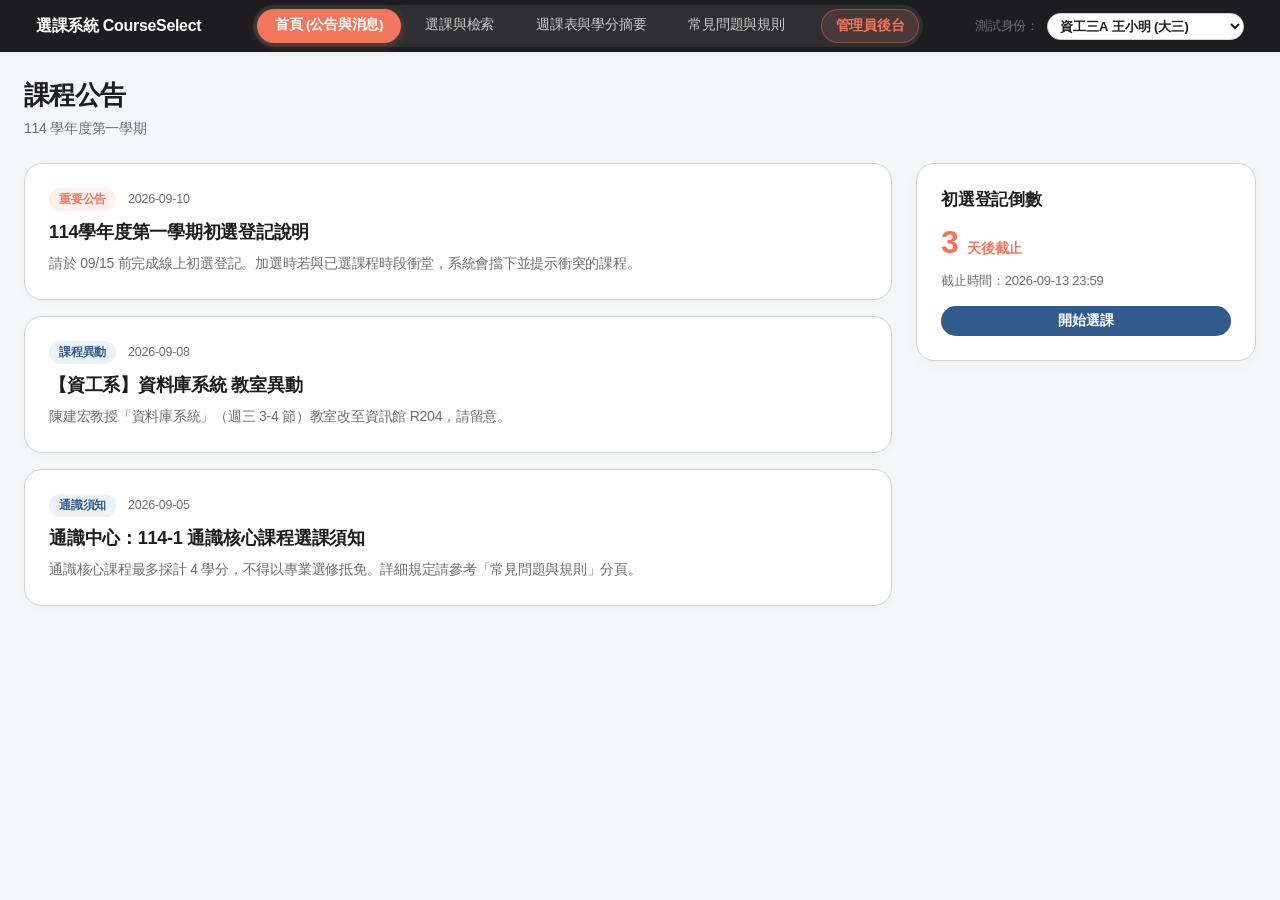
<file: index.html>
<!DOCTYPE html>
<html lang="zh-TW">
<head>
  <meta charset="UTF-8">
  <meta name="viewport" content="width=device-width, initial-scale=1.0">
  <title>選課系統 | 大學課程選課與排課 DEMO</title>
  <link rel="stylesheet" href="styles.css">
</head>
<body>

  <!-- 1. 全局頂部導覽列 (純文字無 Icon 四個分頁) -->
  <header class="global-nav">
    <div class="brand">
      選課系統 CourseSelect
    </div>

    <!-- 頂部 Navbar 四大分頁與後台快捷連結 -->
    <nav class="nav-tabs">
      <a href="#home" class="nav-tab-item active" data-tab="tab-home">
        首頁 (公告與消息)
      </a>
      <a href="#search" class="nav-tab-item" data-tab="tab-search">
        選課與檢索
      </a>
      <a href="#schedule-credits" class="nav-tab-item" data-tab="tab-schedule-credits">
        週課表與學分摘要
      </a>
      <a href="#faq" class="nav-tab-item" data-tab="tab-faq">
        常見問題與規則
      </a>
      <a href="admin.html" class="admin-switch-tab" style="color: #F2765E; font-weight: 700; background-color: rgba(242, 118, 94, 0.15); border: 1px solid rgba(242, 118, 94, 0.4); border-radius: var(--radius-pill); padding: 6px 14px; margin-left: 12px; text-decoration: none; font-size: 13.5px; display: inline-flex; align-items: center; gap: 6px; transition: all 0.2s;">
        管理員後台
      </a>
    </nav>

    <div class="user-badge" style="display: flex; align-items: center; gap: 8px;">
      <span style="font-size: 13px; color: var(--color-body-muted);">測試身份：</span>
      <select id="studentSwitcherSelect" class="admin-select" style="padding: 4px 8px; font-size: 13px; font-weight: 600; width: auto; border-radius: var(--radius-pill); border: 1px solid var(--color-hairline); cursor: pointer;" title="切換測試學生身份與年級">
        <option value="資工三A 王小明 110590012">資工三A 王小明 (大三)</option>
        <option value="資工一A 張小華 112590005">資工一A 張小華 (大一)</option>
        <option value="資工四B 李大同 109590088">資工四B 李大同 (大四/應屆)</option>
        <option value="資工碩一 陳大研 113590001">資工碩一 陳大研 (碩士生)</option>
      </select>
    </div>
  </header>

  <!-- 2. 分頁 1：首頁 (課程公告與最新消息) -->
  <section class="tab-content-view active" id="tab-home">
    <div class="view-header">
      <div>
        <h1>課程公告</h1>
        <p>114 學年度第一學期</p>
      </div>
    </div>

    <div class="announcement-layout">
      <!-- 左側：最新公告列表 -->
      <div class="announcement-list">
        <div class="news-card">
          <div class="news-meta">
            <span class="news-tag urgent">重要公告</span>
            <span class="news-date">2026-09-10</span>
          </div>
          <div class="news-title">114學年度第一學期初選登記說明</div>
          <div class="news-body">
            請於 09/15 前完成線上初選登記。加選時若與已選課程時段衝堂，系統會擋下並提示衝突的課程。
          </div>
        </div>

        <div class="news-card">
          <div class="news-meta">
            <span class="news-tag">課程異動</span>
            <span class="news-date">2026-09-08</span>
          </div>
          <div class="news-title">【資工系】資料庫系統 教室異動</div>
          <div class="news-body">
            陳建宏教授「資料庫系統」（週三 3-4 節）教室改至資訊館 R204，請留意。
          </div>
        </div>

        <div class="news-card">
          <div class="news-meta">
            <span class="news-tag">通識須知</span>
            <span class="news-date">2026-09-05</span>
          </div>
          <div class="news-title">通識中心：114-1 通識核心課程選課須知</div>
          <div class="news-body">
            通識核心課程最多採計 4 學分，不得以專業選修抵免。詳細規定請參考「常見問題與規則」分頁。
          </div>
        </div>
      </div>

      <!-- 右側：重要時程倒數 -->
      <aside class="sidebar-summary">
        <div class="summary-card">
          <h3>初選登記倒數</h3>
          <div class="credit-big-number" style="color: var(--color-accent-coral);">3 <span>天後截止</span></div>
          <p style="font-size: 13px; color: var(--color-body-muted); margin: 10px 0 16px 0;">截止時間：2026-09-13 23:59</p>
          <button class="btn-primary" style="width: 100%; text-align: center; font-size: 14px;" onclick="switchTab('tab-search')">開始選課</button>
        </div>
      </aside>
    </div>
  </section>

  <!-- 3. 分頁 2：選課 (左側已選學分側邊欄 + 右側搜尋與課程 grid) -->
  <section class="tab-content-view" id="tab-search">
    <div class="view-header">
      <div>
        <h1>選課</h1>
        <p>依課程名稱、系所或類別查詢可選課程</p>
      </div>
    </div>

    <div class="search-page-layout">
      <!-- 左側：已選擇的學分與進度側邊欄 -->
      <aside class="search-sidebar">
        <div class="sidebar-credit-panel">
          <div class="panel-header">
            <h3>已選與預排學分</h3>
            <span class="total-badge" id="searchTotalBadge">18 / 25 學分</span>
          </div>

          <!-- 總學分與預排進度條 (雙色區分) -->
          <div class="total-progress-wrapper">
            <div class="search-credit-bar-outer">
              <div class="search-credit-bar-inner" id="searchTotalProgressBar" style="width: 72%;"></div>
              <div class="search-credit-bar-wishlist" id="searchWishlistProgressBar" style="left: 72%; width: 12%;"></div>
            </div>
            <div class="credit-limit-labels">
              <div class="credit-bar-legend">
                <span class="legend-item"><span class="dot dot-enrolled"></span><span id="legendEnrolledText">18 已選</span></span>
                <span class="legend-item" id="legendWishlistWrapper"><span class="dot dot-wishlist"></span><span id="legendWishlistText">+3 預排</span></span>
              </div>
              <span>上限 25 學分</span>
            </div>
          </div>

          <!-- 三大類修業學分卡片 -->
          <div class="sidebar-credit-cards">
            <div class="side-credit-card">
              <div class="side-card-top">
                <span class="cat-label">系定必修</span>
                <span class="count-val" id="sideReqVal">9 / 12</span>
              </div>
              <div class="side-card-desc" id="sideReqDesc">演算法、作業系統、計算機網路</div>
            </div>

            <div class="side-credit-card">
              <div class="side-card-top">
                <span class="cat-label">專業選修</span>
                <span class="count-val" id="sideEleVal">6 / 9</span>
              </div>
              <div class="side-card-desc" id="sideEleDesc">人工智慧導論、網頁前端開發技術</div>
            </div>

            <div class="side-credit-card">
              <div class="side-card-top">
                <span class="cat-label">通識核心</span>
                <span class="count-val" id="sideGenVal">3 / 4</span>
              </div>
              <div class="side-card-desc" id="sideGenDesc">心理學導論</div>
            </div>
          </div>

          <!-- 即時已選與預排清單 -->
          <div class="sidebar-enrolled-section">
            <div class="sidebar-enrolled-header">
              <h4>已選與預排課程</h4>
              <span id="sideEnrolledCount">6 已選 · 1 預排</span>
            </div>
            <div class="sidebar-course-list" id="sidebarCourseList">
              <!-- JS 動態繪製迷你課程清單 (分區塊呈現) -->
            </div>
          </div>
        </div>
      </aside>

      <!-- 右側：搜尋列與課程 Grid -->
      <div class="apple-card" style="flex: 1; min-width: 0;">
        <div class="search-bar-section">
          <div class="search-input-wrapper">
            <input type="text" class="search-input" id="searchInput" placeholder="搜尋課程名稱、授課教師、教室代號或課號...">
          </div>
          <div class="filter-group">
            <select class="apple-select" id="filterDepartment">
              <option value="ALL">所有開課系所</option>
              <option value="資訊工程學系">資訊工程學系</option>
              <option value="電機工程學系">電機工程學系</option>
              <option value="通識教育中心">通識教育中心</option>
            </select>

            <select class="apple-select" id="filterCategory">
              <option value="ALL">所有修業類別</option>
              <option value="REQUIRED">系定必修</option>
              <option value="ELECTIVE">專業選修</option>
              <option value="GENERAL">通識核心</option>
            </select>

            <select class="apple-select" id="filterDay">
              <option value="ALL">星期 (全部)</option>
              <option value="1">週一</option>
              <option value="2">週二</option>
              <option value="3">週三</option>
              <option value="4">週四</option>
              <option value="5">週五</option>
            </select>

            <select class="apple-select" id="filterStatus">
              <option value="ALL">名額狀態 (全部)</option>
              <option value="AVAILABLE">可加選</option>
              <option value="WARNING">即將額滿</option>
              <option value="FULL">已額滿</option>
            </select>
          </div>
        </div>

        <div class="course-grid" id="courseGridContainer">
          <!-- JS 動態繪製課程卡片 -->
        </div>

        <div class="pagination-container" id="paginationContainer">
          <!-- JS 動態繪製頁碼 -->
        </div>
      </div>
    </div>
  </section>

  <!-- 4. 分頁 3：週課表與學分摘要 (將週課表放在審查清單上方) -->
  <section class="tab-content-view" id="tab-schedule-credits">
    <div class="view-header">
      <div>
        <h1>週課表與學分</h1>
        <p>查看已選課程、學分進度及每週時間表</p>
      </div>
      <div class="header-action-group">
        <button class="btn-primary accent" id="importDemoBtn" style="padding: 6px 16px; font-size: 13px;">一鍵匯入預設課程</button>
        <button class="btn-secondary" id="resetScheduleBtn" style="padding: 6px 14px; font-size: 13px;">重置課表</button>
      </div>
    </div>

    <div class="combined-schedule-credits">
      <!-- 頂部：三類學分統計 -->
      <div class="credits-dashboard-grid">
        <div class="credit-cat-box">
          <div class="cat-header">
            <h3>系定必修</h3>
            <span class="status-pill available">進度正常</span>
          </div>
          <div class="big-count" id="creditReqBig">9 / 12</div>
          <div class="desc">已選：演算法 (3)、作業系統 (3)、計算機網路 (3)</div>
        </div>
        <div class="credit-cat-box">
          <div class="cat-header">
            <h3>專業選修</h3>
            <span class="status-pill available">進度正常</span>
          </div>
          <div class="big-count" id="creditEleBig">6 / 9</div>
          <div class="desc">已選：人工智慧導論 (3)、網頁前端開發技術 (3)</div>
        </div>
        <div class="credit-cat-box">
          <div class="cat-header">
            <h3>通識核心</h3>
            <span class="status-pill warning">尚缺 1 學分</span>
          </div>
          <div class="big-count" id="creditGenBig">3 / 4</div>
          <div class="desc">已選：心理學導論 (3)</div>
        </div>
      </div>

      <!-- 中段：視覺化週課表排程網格 (放在審查清單上方 - 需求 2) -->
      <div class="apple-card">
        <div class="card-header">
          <h2>週課表</h2>
          <span style="font-size: 13px; color: var(--color-body-muted);" id="homeEnrolledCount">已排 6 門課程</span>
        </div>
        <div class="timetable-container">
          <div class="timetable-grid" id="timetableGrid">
            <!-- JS 動態生成 5 天 x 8 節時段 -->
          </div>
        </div>
      </div>

      <!-- 下段：已選課程與學分審查清單表格 -->
      <div class="apple-card">
        <div class="card-header">
          <h2>已選課程</h2>
        </div>
        <div style="padding: 24px;" id="enrolledTableContainer">
          <!-- JS 動態呈現審查清單 -->
        </div>
      </div>
    </div>
  </section>

  <!-- 5. 分頁 4：常見問題與規則 (Q&A) -->
  <section class="tab-content-view" id="tab-faq">
    <div class="view-header">
      <div>
        <h1>常見問題 (Q&A)</h1>
        <p>選課相關問題與學分規定說明</p>
      </div>
    </div>

    <div class="faq-layout">
      <!-- 左側：Q&A 折疊選單 (Accordion) -->
      <div class="faq-accordion">
        <div class="faq-item active">
          <div class="faq-question">Q1. 加選時發現衝堂怎麼辦？</div>
          <div class="faq-answer">
            系統會檢查時段衝突，衝堂時會跳出提示並擋下加選。請先到「週課表與學分」退選衝突的課程，再加選新課。
          </div>
        </div>

        <div class="faq-item">
          <div class="faq-question">Q2. 每學期學分上下限是多少？</div>
          <div class="faq-answer">
            每學期最少 12 學分、最多 25 學分。前學期成績達超修標準者可另外申請。
          </div>
        </div>

        <div class="faq-item">
          <div class="faq-question">Q3. 已額滿的課還有機會選上嗎？</div>
          <div class="faq-answer">
            可以在二次加退選期間看有沒有人退選。也可以找授課老師加簽（紙本或線上加簽單）。
          </div>
        </div>

        <div class="faq-item">
          <div class="faq-question">Q4. 通識核心有什麼選課限制？</div>
          <div class="faq-answer">
            通識包含人文、社會、自然等類別，每學期建議最多選 4 學分，不能和系上必修互抵。
          </div>
        </div>
      </div>

      <!-- 右側：選課限制條款卡片 -->
      <aside class="sidebar-summary">
        <div class="rules-card">
          <h3>選課規定</h3>
          <ul class="rules-list">
            <li><strong>學分上限</strong>：每學期最多 25 學分。</li>
            <li><strong>最低門檻</strong>：每學期至少 12 學分。</li>
            <li><strong>衝堂限制</strong>：同一時段不可重複選課。</li>
            <li><strong>退選紀錄</strong>：初選階段退選不留成績單紀錄。</li>
            <li><strong>加簽審核</strong>：額滿課程需任課教師親筆簽章。</li>
          </ul>
        </div>
      </aside>
    </div>
  </section>

  <!-- 6. 衝堂警示 Modal -->
  <div class="modal-overlay" id="conflictModal">
    <div class="apple-modal">
      <h3 style="color: var(--color-status-danger);">時段衝堂警示</h3>
      <p id="modalMessage" style="margin: 16px 0; color: var(--color-body-muted); line-height: 1.6;">無法加選【資料庫系統】。該課程時段與已選課程發生衝突。</p>
      <button class="btn-primary" id="closeModalBtn" style="width: 100%;">確認</button>
    </div>
  </div>

  <!-- 6b. 一般選課提醒 / 學分上限 Modal -->
  <div class="modal-overlay" id="warningModal">
    <div class="apple-modal">
      <h3 id="warningModalTitle" style="color: var(--color-primary);">選課提醒</h3>
      <p id="warningModalMessage" style="margin: 16px 0; color: var(--color-body-muted); line-height: 1.6;">提示訊息</p>
      <button class="btn-primary" id="closeWarningModalBtn" style="width: 100%;">我知道了</button>
    </div>
  </div>

  <!-- 6c. 退選二次確認 Modal -->
  <div class="modal-overlay" id="dropConfirmModal">
    <div class="apple-modal">
      <h3 style="color: var(--color-status-danger);">退選課程確認</h3>
      <p id="dropModalMessage" style="margin: 14px 0 6px 0; color: var(--color-ink); font-weight: 600;">您確定要退選【演算法】嗎？</p>
      <p id="dropModalSubMessage" style="margin-bottom: 20px; font-size: 13.5px; color: var(--color-status-warning); display: none;">⚠️ 提醒：退選後總學分將低於最低門檻 12 學分。</p>
      <div class="card-actions" style="justify-content: center; gap: 12px; margin-top: 20px;">
        <button class="btn-secondary" id="cancelDropBtn" style="padding: 8px 20px;">取消</button>
        <button class="btn-danger" id="confirmDropBtn" style="padding: 8px 20px;">確定退選</button>
      </div>
    </div>
  </div>

  <!-- 6d. 額滿加簽申請 Modal -->
  <div class="modal-overlay" id="overrideModal">
    <div class="apple-modal">
      <h3>申請課程加簽</h3>
      <p id="overrideModalCourse" style="font-weight: 600; color: var(--color-primary); margin-top: 4px;">課程：哲學思考與現代社會 (GE102)</p>
      <p style="font-size: 13px; color: var(--color-body-muted); margin: 8px 0 16px 0;">本課程目前已額滿，您可以填寫加簽原因向授課教師與系所提出線上加簽申請。</p>
      
      <div style="text-align: left; margin-bottom: 16px;">
        <label for="overrideReasonInput" style="display: block; font-size: 13px; font-weight: 600; margin-bottom: 6px; color: var(--color-ink);">加簽理由 / 事由說明：</label>
        <textarea id="overrideReasonInput" rows="4" style="width: 100%; padding: 10px 12px; border-radius: var(--radius-md); border: 1px solid var(--color-hairline); font-family: var(--font-body); font-size: 13.5px; resize: vertical;" placeholder="例如：應屆畢業生需補足通識核心學分 / 與專題研究高度相關..."></textarea>
      </div>

      <div class="card-actions" style="justify-content: flex-end; gap: 10px;">
        <button class="btn-secondary" id="cancelOverrideBtn">取消</button>
        <button class="btn-primary" id="submitOverrideBtn">送出加簽申請</button>
      </div>
    </div>
  </div>

  <!-- 7. 加大版課程細節 Inspector Modal -->
  <div class="modal-overlay" id="detailModal">
    <div class="apple-modal detail-modal">
      <div class="detail-header-top">
        <div>
          <span class="dept-code-tag" id="detailDeptCode">資訊工程學系 · CS301 · 系定必修</span>
          <h3 id="detailTitle">演算法 Algorithms</h3>
          <div class="course-subtitle" id="detailSubtitle">114學年度第1學期 · 3學分</div>
        </div>
        <span class="status-pill available" id="detailStatusPill">可加選 (剩 12 人)</span>
      </div>

      <div class="spec-grid">
        <div class="spec-item">
          <label>授課教師</label>
          <span id="detailTeacher">林哲安 教授</span>
        </div>
        <div class="spec-item">
          <label>上課地點與時段</label>
          <span id="detailTimeRoom">R301 (資訊館) · 週三 3-4 節</span>
        </div>
        <div class="spec-item">
          <label>先修科目要求</label>
          <span id="detailPrereq">程式設計 (一)、資料結構</span>
        </div>
        <div class="spec-item">
          <label>教師聯絡 & OFFICE HOURS</label>
          <span id="detailContact">chean@cs.edu.tw · 週二 14:00-16:00</span>
        </div>
      </div>

      <div class="detail-section">
        <h4>選課名額與熱門度</h4>
        <div class="capacity-progress-container">
          <div class="capacity-bar-outer">
            <div class="capacity-bar-inner" id="detailCapBar" style="width: 80%;"></div>
          </div>
          <span style="font-size: 13px; font-weight: 600; color: var(--color-ink);" id="detailCapText">48 / 60 人 (80%)</span>
        </div>
      </div>

      <div class="detail-section">
        <h4>課程目標與大綱 (Syllabus)</h4>
        <p id="detailSyllabus">本課程介紹核心演算法設計範式，包含分治法 (Divide and Conquer)、動態規劃 (Dynamic Programming)、貪婪演算法與圖形演算法分析。養成解決複雜問題與複雜度分析能力。</p>
      </div>

      <div class="detail-section">
        <h4>成績算分比例 (Grading Policy)</h4>
        <p id="detailGrading">期中考 30%、期末考 35%、作業與實作 25%、課堂參與 10%</p>
      </div>

      <div class="detail-section">
        <h4>參考教材與指定書目 (Textbooks)</h4>
        <p id="detailTextbook">Introduction to Algorithms (4th Edition) - Cormen, Leiserson, Rivest, Stein (CLRS)</p>
      </div>

      <div class="card-actions" style="margin-top: 24px; justify-content: flex-end;">
        <button class="btn-secondary" id="closeDetailModalBtn">關閉視窗</button>
        <div id="detailActionBtnContainer"></div>
      </div>
    </div>
  </div>



  <script src="app.js"></script>
</body>
</html>
</file>
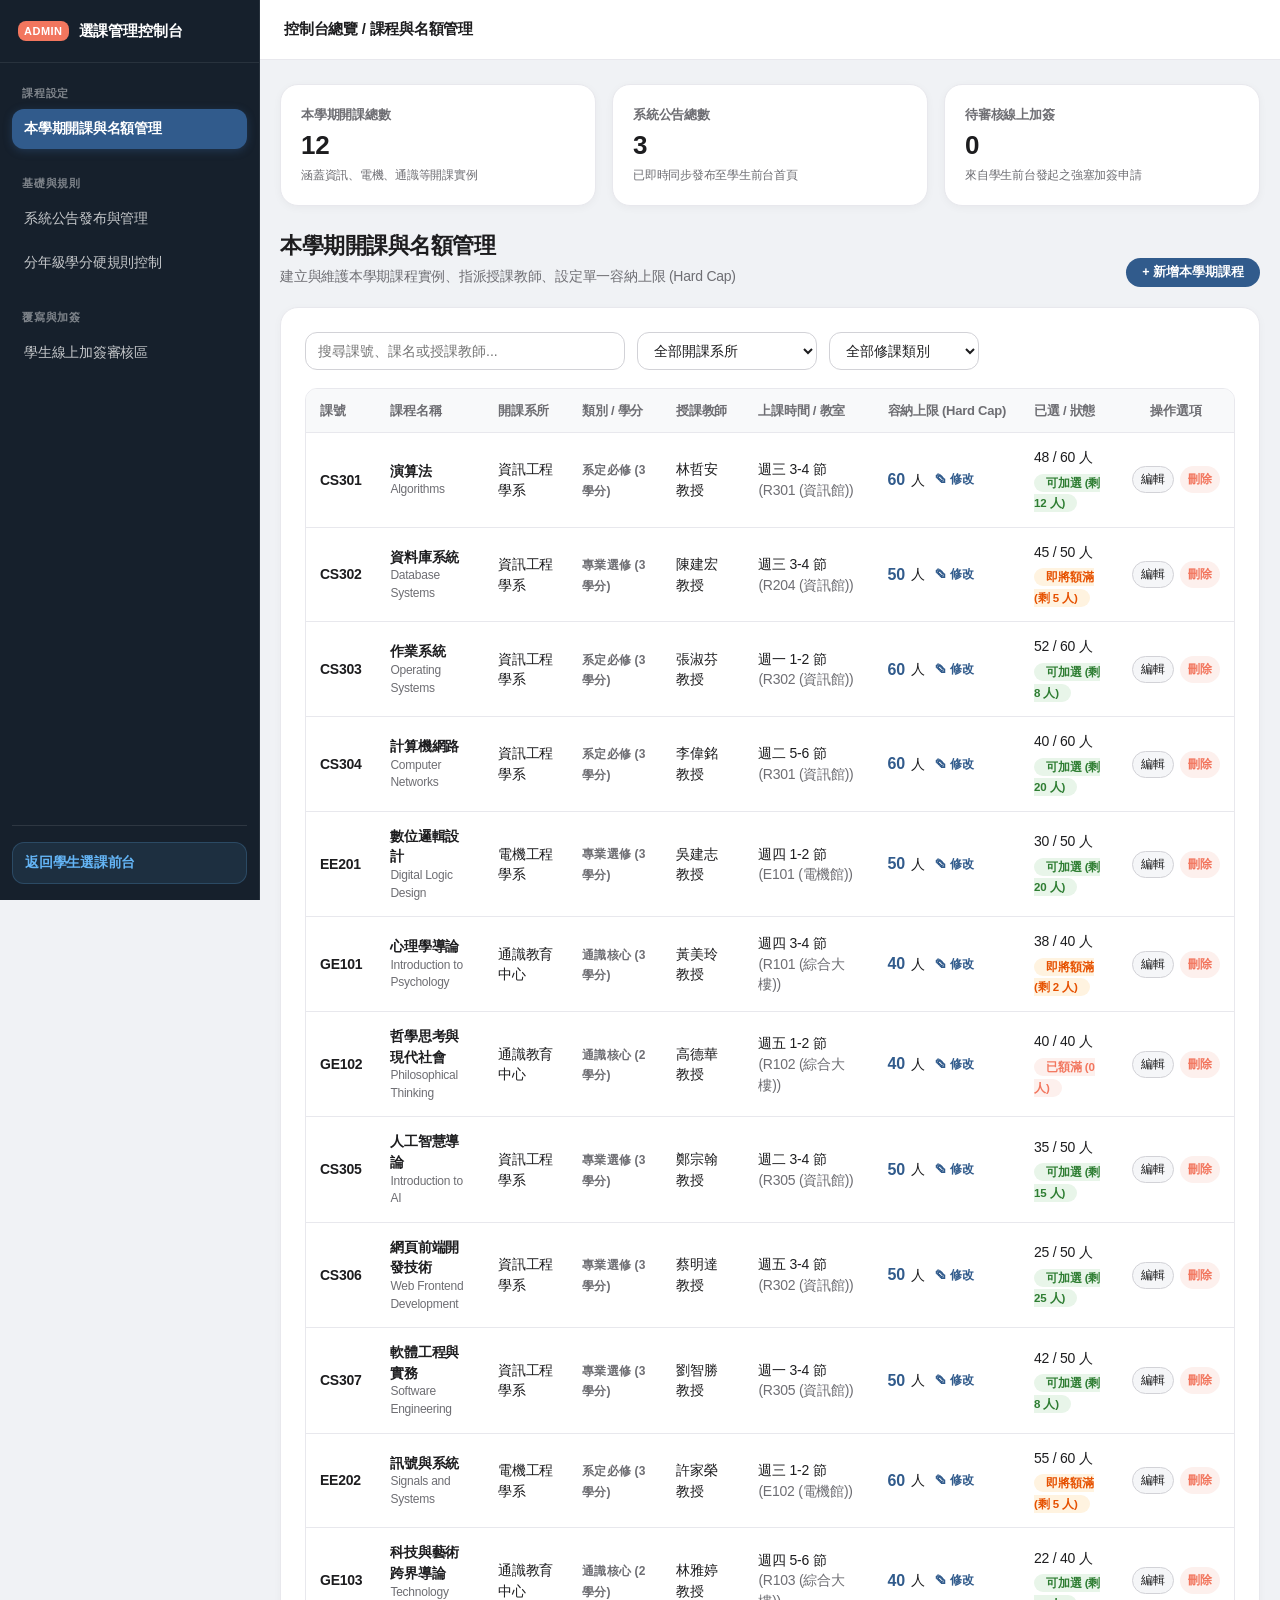
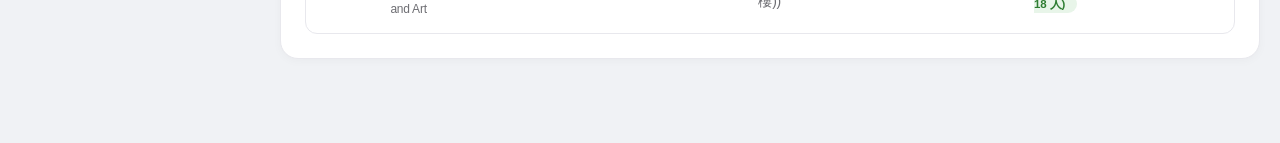
<file: admin.html>
<!DOCTYPE html>
<html lang="zh-TW">
<head>
  <meta charset="UTF-8">
  <meta name="viewport" content="width=device-width, initial-scale=1.0">
  <title>選課系統管理員後台 | CourseSelect Admin</title>
  <link rel="stylesheet" href="styles.css">
</head>
<body class="admin-body">

  <div class="admin-layout-wrapper">

    <!-- 側邊欄遮罩層 (Mobile Backdrop) -->
    <div class="sidebar-backdrop" id="sidebarBackdrop"></div>

    <!-- 1. 左側垂直導覽列 (Admin Sidebar) -->
    <aside class="admin-sidebar">
      <!-- 品牌標頭 -->
      <div class="sidebar-brand">
        <span class="admin-badge-tag">ADMIN</span>
        <div class="brand-title">選課管理控制台</div>
      </div>

      <!-- 分類垂直導覽選單 -->
      <nav class="sidebar-menu">

        <!-- 大分類 1: 課程設定 -->
        <div class="menu-category-group">
          <div class="category-header">課程設定</div>
          <a href="#class-setup" class="sidebar-item active" data-admin-tab="tab-class-setup">
            <span>本學期開課與名額管理</span>
          </a>
        </div>

        <!-- 大分類 2: 基礎與規則 -->
        <div class="menu-category-group">
          <div class="category-header">基礎與規則</div>
          <a href="#announcements" class="sidebar-item" data-admin-tab="tab-announcements">
            <span>系統公告發布與管理</span>
          </a>
          <a href="#grade-rules" class="sidebar-item" data-admin-tab="tab-grade-rules">
            <span>分年級學分硬規則控制</span>
          </a>
        </div>

        <!-- 大分類 3: 覆寫與加簽 -->
        <div class="menu-category-group">
          <div class="category-header">覆寫與加簽</div>
          <a href="#roster-override" class="sidebar-item" data-admin-tab="tab-roster-override" data-scroll-target="override-queue-section">
            <span>學生線上加簽審核區</span>
          </a>
        </div>

        <!-- 大分類 4: 前台跳轉 -->
        <div class="menu-category-group" style="margin-top: auto; padding-top: 16px; border-top: 1px solid rgba(255,255,255,0.1);">
          <a href="index.html" class="sidebar-item front-link-item">
            <span>返回學生選課前台</span>
          </a>
        </div>

      </nav>
    </aside>

    <!-- 2. 右側主內容區塊 (Main Content Area) -->
    <div class="admin-main-content">

      <!-- 頂部 Topbar -->
      <header class="admin-topbar">
        <div style="display: flex; align-items: center; gap: 12px;">
          <button class="mobile-hamburger-btn" id="adminMobileMenuToggle" aria-label="切換導覽選單">
            ☰
          </button>
          <div class="topbar-title" id="topbarTitle">控制台總覽 / 課程與名額管理</div>
        </div>
        <div class="user-badge admin-user-badge">
          <span>教務處課務組 <strong>林管理員</strong></span>
        </div>
      </header>

      <main class="admin-container">

        <!-- 頂部概覽統計卡片 -->
        <div class="admin-stats-grid">
          <div class="admin-stat-card">
            <div class="stat-label">本學期開課總數</div>
            <div class="stat-value" id="statTotalCourses">0</div>
            <div class="stat-desc">涵蓋資訊、電機、通識等開課實例</div>
          </div>

          <div class="admin-stat-card">
            <div class="stat-label">系統公告總數</div>
            <div class="stat-value" id="statTotalAnnouncements">0</div>
            <div class="stat-desc" id="statAnnouncementsDesc">已即時同步發布至學生前台首頁</div>
          </div>

          <div class="admin-stat-card">
            <div class="stat-label">待審核線上加簽</div>
            <div class="stat-value" id="statPendingOverrides">0</div>
            <div class="stat-desc">來自學生前台發起之強塞加簽申請</div>
          </div>
        </div>

        <!-- ========================================== -->
        <!-- 模組 1：基礎開課與名額模組 (Class & Quota Setup) -->
        <!-- ========================================== -->
        <section class="admin-tab-view active" id="tab-class-setup">
          <div class="admin-section-header">
            <div>
              <h2>本學期開課與名額管理</h2>
              <p>建立與維護本學期課程實例、指派授課教師、設定單一容納上限 (Hard Cap)</p>
            </div>
            <button class="btn-primary" id="openAddCourseBtn">+ 新增本學期課程</button>
          </div>

          <!-- 課程表格與過濾列 -->
          <div class="admin-card">
            <div class="admin-filter-bar">
              <input type="text" id="adminSearchInput" class="admin-input" style="max-width: 320px;" placeholder="搜尋課號、課名或授課教師...">
              <select id="adminDeptFilter" class="admin-select" style="max-width: 180px;">
                <option value="ALL">全部開課系所</option>
                <option value="資訊工程學系">資訊工程學系</option>
                <option value="電機工程學系">電機工程學系</option>
                <option value="通識教育中心">通識教育中心</option>
              </select>
              <select id="adminCategoryFilter" class="admin-select" style="max-width: 150px;">
                <option value="ALL">全部修課類別</option>
                <option value="REQUIRED">系定必修</option>
                <option value="ELECTIVE">專業選修</option>
                <option value="GENERAL">通識核心</option>
              </select>
            </div>

            <div class="admin-table-wrapper">
              <table class="admin-table">
                <thead>
                  <tr>
                    <th>課號</th>
                    <th>課程名稱</th>
                    <th>開課系所</th>
                    <th>類別 / 學分</th>
                    <th>授課教師</th>
                    <th>上課時間 / 教室</th>
                    <th>容納上限 (Hard Cap)</th>
                    <th>已選 / 狀態</th>
                    <th style="text-align: center;">操作選項</th>
                  </tr>
                </thead>
                <tbody id="adminCourseTableBody">
                  <!-- JS 動態渲染 -->
                </tbody>
              </table>
            </div>
          </div>
        </section>

        <!-- ========================================== -->
        <!-- 模組 2：系統公告發布與管理 -->
        <!-- ========================================== -->
        <section class="admin-tab-view" id="tab-announcements">
          <div class="admin-section-header">
            <div>
              <h2>系統公告發布與管理</h2>
              <p>在此發布與維護選課公告、注意事項與課程異動，發布後即時同步展示於學生前台首頁</p>
            </div>
            <button class="btn-primary" id="openAddAnnouncementBtn">+ 發布新公告</button>
          </div>

          <div class="admin-card">
            <div class="admin-table-wrapper">
              <table class="admin-table">
                <thead>
                  <tr>
                    <th style="width: 120px;">發布日期</th>
                    <th style="width: 120px;">分類標籤</th>
                    <th style="width: 260px;">公告標題</th>
                    <th>內文摘要</th>
                    <th style="text-align: center; width: 90px;">操作</th>
                  </tr>
                </thead>
                <tbody id="announcementTableBody">
                  <!-- JS 動態渲染公告列表 -->
                </tbody>
              </table>
            </div>
          </div>
        </section>

        <!-- ========================================== -->
        <!-- 模組 3：分年級學分硬規則控制 -->
        <!-- ========================================== -->
        <section class="admin-tab-view" id="tab-grade-rules">
          <div class="admin-section-header">
            <div>
              <h2>分年級學生學分硬規則控制</h2>
              <p>依據真實大學選課機制，設定不同年級與學制單學期的最高與最低學分限制門檻</p>
            </div>
          </div>

          <div class="admin-card">
            <form id="gradeCreditRulesForm" class="admin-form-stack">
              <div class="admin-table-wrapper">
                <table class="admin-table">
                  <thead>
                    <tr>
                      <th>年級 / 學制分類</th>
                      <th>單學期最低學分下限 (Min)</th>
                      <th>單學期最高學分上限 (Max)</th>
                    </tr>
                  </thead>
                  <tbody>
                    <tr>
                      <td style="font-weight: 600;">大一 (Grade 1)</td>
                      <td><input type="number" id="minG1" class="admin-input" value="16" min="0" max="30" style="max-width: 160px;" required></td>
                      <td><input type="number" id="maxG1" class="admin-input" value="25" min="1" max="40" style="max-width: 160px;" required></td>
                    </tr>
                    <tr>
                      <td style="font-weight: 600;">大二 (Grade 2)</td>
                      <td><input type="number" id="minG2" class="admin-input" value="16" min="0" max="30" style="max-width: 160px;" required></td>
                      <td><input type="number" id="maxG2" class="admin-input" value="25" min="1" max="40" style="max-width: 160px;" required></td>
                    </tr>
                    <tr>
                      <td style="font-weight: 600;">大三 (Grade 3)</td>
                      <td><input type="number" id="minG3" class="admin-input" value="15" min="0" max="30" style="max-width: 160px;" required></td>
                      <td><input type="number" id="maxG3" class="admin-input" value="25" min="1" max="40" style="max-width: 160px;" required></td>
                    </tr>
                    <tr>
                      <td style="font-weight: 600;">大四 / 應屆畢業生 (Grade 4)</td>
                      <td><input type="number" id="minG4" class="admin-input" value="9" min="0" max="30" style="max-width: 160px;" required></td>
                      <td><input type="number" id="maxG4" class="admin-input" value="27" min="1" max="40" style="max-width: 160px;" required></td>
                    </tr>
                    <tr>
                      <td style="font-weight: 600;">研究所 (碩博士班 Graduate)</td>
                      <td><input type="number" id="minGRAD" class="admin-input" value="3" min="0" max="30" style="max-width: 160px;" required></td>
                      <td><input type="number" id="maxGRAD" class="admin-input" value="18" min="1" max="40" style="max-width: 160px;" required></td>
                    </tr>
                  </tbody>
                </table>
              </div>

              <div style="text-align: right; margin-top: 18px;">
                <button type="submit" class="btn-primary" style="padding: 8px 20px;">儲存分年級學分規則設定</button>
              </div>
            </form>
          </div>
        </section>

        <!-- ========================================== -->
        <!-- 模組 3：行政覆寫與加簽模組 (Override & Application Queue) -->
        <!-- ========================================== -->
        <section class="admin-tab-view" id="tab-roster-override">
          <div class="admin-section-header">
            <div>
              <h2>行政覆寫與線上加簽審核區</h2>
              <p>審核學生前台發起之強塞加簽申請、支援管理員手動權限覆寫強塞名額</p>
            </div>
            <button class="btn-primary accent" id="openForceEnrollBtn">+ 管理員手動強塞加簽</button>
          </div>

          <!-- 學生線上加簽申請審核區 -->
          <div class="admin-card" id="override-queue-section">
            <div class="card-head-title">
              <h3>學生線上加簽申請審核區</h3>
              <span class="status-pill pending" id="pendingQueueBadge">0 件待審核</span>
            </div>
            <p class="admin-card-desc">
              當課程容量已達上限 (FULL) 時，學生可於前台發起線上加簽申請。管理員可於此處進行人工審核，一鍵「核准強塞」或「拒絕」。
            </p>

            <div class="admin-table-wrapper">
              <table class="admin-table">
                <thead>
                  <tr>
                    <th>申請課程</th>
                    <th>申請學生</th>
                    <th>加簽申請事由</th>
                    <th>申請時間</th>
                    <th>當前課程狀態</th>
                    <th style="text-align: center;">審核操作</th>
                  </tr>
                </thead>
                <tbody id="overrideQueueTableBody">
                  <!-- JS 動態渲染待審核案件 -->
                </tbody>
              </table>
            </div>
          </div>
        </section>

      </main>

    </div>
  </div>

  <!-- Modal 1: 新增 / 編輯課程 Modal -->
  <div class="modal-overlay" id="courseEditModal">
    <div class="apple-modal" style="max-width: 680px;">
      <div class="modal-header">
        <h3 id="courseModalTitle">新增本學期課程實例</h3>
        <button class="modal-close-icon" id="closeCourseModalBtn">&times;</button>
      </div>
      <div class="modal-body">
        <form id="courseForm" class="admin-form-stack">
          <input type="hidden" id="editCourseIsNew" value="true">
          
          <div class="admin-form-row">
            <div class="admin-form-group">
              <label class="admin-label">課號 (ID)</label>
              <input type="text" id="courseIdInput" class="admin-input" placeholder="例如: CS308" required>
            </div>
            <div class="admin-form-group">
              <label class="admin-label">課程名稱 (中文)</label>
              <input type="text" id="courseNameInput" class="admin-input" placeholder="例如: 人工智慧導論" required>
            </div>
          </div>

          <div class="admin-form-row">
            <div class="admin-form-group">
              <label class="admin-label">英文課程名稱</label>
              <input type="text" id="courseEnglishNameInput" class="admin-input" placeholder="Introduction to AI">
            </div>
            <div class="admin-form-group">
              <label class="admin-label">開課系所</label>
              <select id="courseDepartmentInput" class="admin-select" required>
                <option value="資訊工程學系">資訊工程學系</option>
                <option value="電機工程學系">電機工程學系</option>
                <option value="通識教育中心">通識教育中心</option>
              </select>
            </div>
          </div>

          <div class="admin-form-row">
            <div class="admin-form-group">
              <label class="admin-label">修課類別</label>
              <select id="courseCategoryInput" class="admin-select" required>
                <option value="REQUIRED">系定必修 (REQUIRED)</option>
                <option value="ELECTIVE">專業選修 (ELECTIVE)</option>
                <option value="GENERAL">通識核心 (GENERAL)</option>
              </select>
            </div>
            <div class="admin-form-group">
              <label class="admin-label">學分數</label>
              <input type="number" id="courseCreditsInput" class="admin-input" value="3" min="1" max="6" required>
            </div>
            <div class="admin-form-group">
              <label class="admin-label">容量上限 Hard Cap</label>
              <input type="number" id="courseCapacityInput" class="admin-input" value="50" min="1" max="200" required>
            </div>
          </div>

          <div class="admin-form-row">
            <div class="admin-form-group">
              <label class="admin-label">授課教師</label>
              <input type="text" id="courseTeacherInput" class="admin-input" placeholder="教授姓名" required>
            </div>
            <div class="admin-form-group">
              <label class="admin-label">授課地點 / 教室</label>
              <input type="text" id="courseRoomInput" class="admin-input" placeholder="例如: R301 (資訊館)" required>
            </div>
          </div>

          <div class="admin-form-row">
            <div class="admin-form-group">
              <label class="admin-label">上課星期</label>
              <select id="courseDayInput" class="admin-select" required>
                <option value="1">週一</option>
                <option value="2">週二</option>
                <option value="3">週三</option>
                <option value="4">週四</option>
                <option value="5">週五</option>
              </select>
            </div>
            <div class="admin-form-group">
              <label class="admin-label">開始節次 (1-8)</label>
              <input type="number" id="courseStartInput" class="admin-input" value="3" min="1" max="8" required>
            </div>
            <div class="admin-form-group">
              <label class="admin-label">結束節次 (1-8)</label>
              <input type="number" id="courseEndInput" class="admin-input" value="4" min="1" max="8" required>
            </div>
          </div>

          <div class="admin-form-group">
            <label class="admin-label">先修科目限制 (Prerequisite)</label>
            <input type="text" id="coursePrereqInput" class="admin-input" placeholder="例如: 程式設計 (一)、資料結構 (無先修填: 無先修限制)">
          </div>

          <div class="admin-form-group">
            <label class="admin-label">課程簡介 / 大綱</label>
            <textarea id="courseSyllabusInput" class="admin-textarea" rows="2" placeholder="簡述課程教學目標與內容..."></textarea>
          </div>

          <div class="modal-actions">
            <button type="button" class="btn-secondary" id="cancelCourseModalBtn">取消</button>
            <button type="submit" class="btn-primary">儲存課程資訊</button>
          </div>
        </form>
      </div>
    </div>
  </div>

  <!-- Modal 2: 管理員人工強塞名額 Modal -->
  <div class="modal-overlay" id="forceEnrollModal">
    <div class="apple-modal" style="max-width: 520px;">
      <div class="modal-header">
        <h3>管理員人工強塞名額 (Force Enroll)</h3>
        <button class="modal-close-icon" id="closeForceModalBtn">&times;</button>
      </div>
      <div class="modal-body">
        <p style="color: var(--color-body-muted); font-size: 14px; margin-bottom: 16px;">
          此操作為管理員權限覆寫。特定學生將直接加入修課名冊，並自動無視課程人數上限與學分限制。
        </p>
        <form id="forceEnrollForm" class="admin-form-stack">
          <div class="admin-form-group">
            <label class="admin-label">目標加選課程</label>
            <select id="forceCourseSelect" class="admin-select" required>
              <!-- JS 填入 -->
            </select>
          </div>

          <div class="admin-form-group">
            <label class="admin-label">學生學號</label>
            <input type="text" id="forceStudentIdInput" class="admin-input" placeholder="例如: 110590888" required>
          </div>

          <div class="admin-form-group">
            <label class="admin-label">學生姓名</label>
            <input type="text" id="forceStudentNameInput" class="admin-input" placeholder="例如: 張大明" required>
          </div>

          <div class="admin-form-group">
            <label class="admin-label">院系年級</label>
            <input type="text" id="forceStudentDeptInput" class="admin-input" placeholder="例如: 資工四B" value="資工三A">
          </div>

          <div class="modal-actions">
            <button type="button" class="btn-secondary" id="cancelForceModalBtn">取消</button>
            <button type="submit" class="btn-primary accent">⚡ 強制加進名冊</button>
          </div>
        </form>
      </div>
    </div>
  </div>

  <!-- Modal 3: 發布系統公告 Modal -->
  <div class="modal-overlay" id="announcementModal">
    <div class="apple-modal" style="max-width: 540px;">
      <div class="modal-header">
        <h3>發布全校選課系統公告</h3>
        <button class="modal-close-icon" id="closeAnnouncementModalBtn">&times;</button>
      </div>
      <div class="modal-body">
        <form id="announcementForm" class="admin-form-stack">
          <div class="admin-form-group">
            <label class="admin-label">公告標題</label>
            <input type="text" id="annTitleInput" class="admin-input" placeholder="例如: 114學年度第一學期初選登記說明" required>
          </div>

          <div class="admin-form-row">
            <div class="admin-form-group">
              <label class="admin-label">分類標籤</label>
              <select id="annCategoryInput" class="admin-select" required>
                <option value="重要公告">重要公告 (URGENT)</option>
                <option value="課程異動">課程異動 (COURSE)</option>
                <option value="通識須知">通識須知 (GENERAL)</option>
                <option value="選課規則">選課規則 (RULES)</option>
              </select>
            </div>
            <div class="admin-form-group">
              <label class="admin-label">發布日期</label>
              <input type="date" id="annDateInput" class="admin-input" required>
            </div>
          </div>

          <div class="admin-form-group">
            <label class="admin-label">公告內文說明</label>
            <textarea id="annBodyInput" class="admin-textarea" rows="4" placeholder="輸入詳細公告內容，發布後將即時展示於學生前台首頁..." required></textarea>
          </div>

          <div class="modal-actions">
            <button type="button" class="btn-secondary" id="cancelAnnouncementModalBtn">取消</button>
            <button type="submit" class="btn-primary">發布至前台首頁</button>
          </div>
        </form>
      </div>
    </div>
  </div>

  <!-- Toast Notification Container -->
  <div id="adminToast" class="admin-toast"></div>

  <script src="admin.js"></script>
</body>
</html>
</file>
<file: styles.css>
/* Design System */

:root {
  --color-canvas-parchment: #F5F6F8;
  --color-primary: #315B8C;
  --color-primary-focus: #254770;
  --color-primary-light: #EBF1F7;

  --color-accent-coral: #F2765E;
  --color-accent-coral-bg: rgba(242, 118, 94, 0.12);

  --color-ink: #1D1D1F;
  --color-body-muted: #6E6E73;

  --color-canvas-white: #FFFFFF;
  --color-hairline: #D2D2D7;
  --color-divider-soft: #E8E8ED;

  /* Status */
  --color-status-available: #2E7D32;
  --color-status-available-bg: #E8F5E9;
  --color-status-warning: #E65100;
  --color-status-warning-bg: #FFF3E0;
  --color-status-danger: #F2765E;
  --color-status-danger-bg: #FDF0ED;

  /* Typography */
  --font-display: -apple-system, BlinkMacSystemFont, "SF Pro Display", "SF Pro Text", "Helvetica Neue", sans-serif;
  --font-body: -apple-system, BlinkMacSystemFont, "SF Pro Text", "Helvetica Neue", sans-serif;

  /* Border Radii */
  --radius-sm: 8px;
  --radius-md: 12px;
  --radius-lg: 18px;
  --radius-xl: 24px;
  --radius-pill: 9999px;

  /* Transitions */
  --transition-fast: 0.15s cubic-bezier(0.4, 0, 0.2, 1);
  --transition-normal: 0.25s cubic-bezier(0.4, 0, 0.2, 1);
}

/* Reset & Base */
* {
  box-sizing: border-box;
  margin: 0;
  padding: 0;
}

body {
  font-family: var(--font-body);
  background-color: var(--color-canvas-parchment);
  color: var(--color-ink);
  font-size: 15px;
  line-height: 1.47;
  letter-spacing: -0.016em;
  -webkit-font-smoothing: antialiased;
  min-height: 100vh;
  display: flex;
  flex-direction: column;
  scrollbar-width: thin;
  scrollbar-color: rgba(140, 140, 145, 0.4) transparent;
}

/* Modern Sleek Apple-style Scrollbar Design */
::-webkit-scrollbar {
  width: 6px;
  height: 6px;
}

::-webkit-scrollbar-button {
  display: none;
  width: 0;
  height: 0;
}

::-webkit-scrollbar-track {
  background: transparent;
  border-radius: var(--radius-pill);
}

::-webkit-scrollbar-thumb {
  background: rgba(140, 140, 145, 0.35);
  border-radius: var(--radius-pill);
  transition: background var(--transition-fast);
}

::-webkit-scrollbar-thumb:hover {
  background: rgba(100, 100, 105, 0.65);
}

/* Modal & Container Specific Custom Scrollbars */
.apple-modal::-webkit-scrollbar,
.detail-modal::-webkit-scrollbar,
.modal-overlay::-webkit-scrollbar {
  width: 6px;
  height: 6px;
}

.apple-modal::-webkit-scrollbar-button,
.detail-modal::-webkit-scrollbar-button,
.modal-overlay::-webkit-scrollbar-button {
  display: none;
  width: 0;
  height: 0;
}

.apple-modal::-webkit-scrollbar-track,
.detail-modal::-webkit-scrollbar-track,
.modal-overlay::-webkit-scrollbar-track {
  background: transparent;
  margin: 12px 0;
}

.apple-modal::-webkit-scrollbar-thumb,
.detail-modal::-webkit-scrollbar-thumb,
.modal-overlay::-webkit-scrollbar-thumb {
  background: rgba(0, 0, 0, 0.22);
  border-radius: var(--radius-pill);
}

.apple-modal::-webkit-scrollbar-thumb:hover,
.detail-modal::-webkit-scrollbar-thumb:hover,
.modal-overlay::-webkit-scrollbar-thumb:hover {
  background: rgba(0, 0, 0, 0.45);
}

/* Global Top Nav */
.global-nav {
  background-color: var(--color-ink);
  height: 52px;
  display: flex;
  align-items: center;
  justify-content: space-between;
  padding: 0 36px;
  color: #ffffff;
  z-index: 100;
  position: sticky;
  top: 0;
  box-shadow: 0 1px 4px rgba(0, 0, 0, 0.06);
}

.global-nav .brand {
  font-family: var(--font-display);
  font-weight: 600;
  letter-spacing: -0.02em;
  font-size: 16px;
  color: #FFFFFF;
}

/* Navbar Centered Text Tabs */
.nav-tabs {
  display: flex;
  gap: 6px;
  background: rgba(255, 255, 255, 0.08);
  padding: 4px;
  border-radius: var(--radius-pill);
}

.nav-tab-item {
  color: rgba(255, 255, 255, 0.75);
  padding: 6px 18px;
  border-radius: var(--radius-pill);
  font-size: 13.5px;
  font-weight: 500;
  cursor: pointer;
  transition: all var(--transition-fast);
  text-decoration: none;
}

.nav-tab-item:hover {
  color: #ffffff;
  background: rgba(255, 255, 255, 0.12);
}

.nav-tab-item.active {
  background-color: var(--color-accent-coral);
  color: #ffffff;
  font-weight: 600;
  box-shadow: 0 2px 8px rgba(242, 118, 94, 0.35);
}

.global-nav .user-badge {
  display: flex;
  align-items: center;
  gap: 12px;
  color: rgba(255, 255, 255, 0.7);
  font-size: 13px;
}

.global-nav .user-badge strong {
  color: #ffffff;
}

/* Tab Views Container */
.tab-content-view {
  display: none;
  max-width: 1360px;
  margin: 24px auto;
  padding: 0 24px;
  width: 100%;
  flex: 1;
  animation: fadeIn 0.25s ease-out;
}

.tab-content-view.active {
  display: block;
}

/* Header Banner inside Tab Views */
.view-header {
  margin-bottom: 24px;
  display: flex;
  justify-content: space-between;
  align-items: flex-end;
}

.view-header h1 {
  font-family: var(--font-display);
  font-size: 26px;
  font-weight: 700;
  letter-spacing: -0.025em;
  color: var(--color-ink);
}

.view-header p {
  font-size: 14px;
  color: var(--color-body-muted);
  margin-top: 4px;
}

.header-action-group {
  display: flex;
  gap: 10px;
}

/* Common Card Surface Style */
.apple-card {
  background-color: var(--color-canvas-white);
  border-radius: var(--radius-lg);
  border: 1px solid var(--color-hairline);
  box-shadow: 0 2px 8px rgba(0, 0, 0, 0.04);
  overflow: hidden;
  display: flex;
  flex-direction: column;
}

.card-header {
  padding: 20px 24px 16px 24px;
  border-bottom: 1px solid var(--color-divider-soft);
  display: flex;
  justify-content: space-between;
  align-items: center;
}

.card-header h2 {
  font-family: var(--font-display);
  font-size: 18px;
  font-weight: 600;
  color: var(--color-ink);
}

/* Tab 1: Announcement Home Layout */
.announcement-layout {
  display: grid;
  grid-template-columns: 1fr 340px;
  gap: 24px;
}

.announcement-list {
  display: flex;
  flex-direction: column;
  gap: 16px;
}

.news-card {
  background: var(--color-canvas-white);
  border-radius: var(--radius-lg);
  border: 1px solid var(--color-hairline);
  padding: 24px;
  box-shadow: 0 2px 8px rgba(0, 0, 0, 0.03);
  transition: transform var(--transition-fast), border-color var(--transition-fast);
}

.news-card:hover {
  transform: translateY(-2px);
  border-color: #D6C8BB;
}

.sidebar-summary {
  display: flex;
  flex-direction: column;
  gap: 16px;
}

.summary-card {
  background: var(--color-canvas-white);
  border-radius: var(--radius-lg);
  border: 1px solid var(--color-hairline);
  padding: 24px;
  box-shadow: 0 4px 16px rgba(65, 51, 51, 0.03);
}

.summary-card h3 {
  font-family: var(--font-display);
  font-size: 17px;
  font-weight: 700;
  color: var(--color-ink);
  margin-bottom: 10px;
}

.credit-big-number {
  font-size: 32px;
  font-weight: 800;
  line-height: 1.2;
}

.credit-big-number span {
  font-size: 14px;
  font-weight: 600;
}

.news-meta {
  display: flex;
  align-items: center;
  gap: 12px;
  margin-bottom: 8px;
}

.news-tag {
  font-size: 11.5px;
  font-weight: 600;
  padding: 3px 10px;
  border-radius: var(--radius-pill);
  background-color: var(--color-primary-light);
  color: var(--color-primary);
}

.news-tag.urgent {
  background-color: var(--color-status-danger-bg);
  color: var(--color-status-danger);
}

.news-date {
  font-size: 12.5px;
  color: var(--color-body-muted);
}

.news-title {
  font-family: var(--font-display);
  font-size: 18px;
  font-weight: 700;
  color: var(--color-ink);
  margin-bottom: 8px;
}

.news-body {
  font-size: 14px;
  color: var(--color-body-muted);
  line-height: 1.55;
}

/* Timetable & Credits Combined Layout */
.combined-schedule-credits {
  display: flex;
  flex-direction: column;
  gap: 24px;
}

.credits-dashboard-grid {
  display: grid;
  grid-template-columns: repeat(3, 1fr);
  gap: 24px;
}

.credit-cat-box {
  background-color: var(--color-canvas-white);
  border-radius: var(--radius-lg);
  border: 1px solid var(--color-hairline);
  padding: 24px;
  display: flex;
  flex-direction: column;
  gap: 12px;
}

.credit-cat-box .cat-header {
  display: flex;
  justify-content: space-between;
  align-items: center;
}

.credit-cat-box .cat-header h3 {
  font-size: 16px;
  font-weight: 600;
}

.credit-cat-box .big-count {
  font-size: 28px;
  font-weight: 700;
  color: var(--color-primary);
}

.credit-cat-box .desc {
  font-size: 13px;
  color: var(--color-body-muted);
}

/* Timetable Styling */
.timetable-container {
  padding: 16px;
  overflow-x: auto;
  -webkit-overflow-scrolling: touch;
}

.timetable-grid {
  display: grid;
  grid-template-columns: 50px repeat(5, 1fr);
  min-width: 600px;
  gap: 1px;
  background-color: var(--color-divider-soft);
  border-radius: var(--radius-md);
  border: 1px solid var(--color-hairline);
  overflow: hidden;
}

.grid-header {
  background-color: #F5F6F8;
  padding: 12px 4px;
  text-align: center;
  font-size: 13px;
  font-weight: 600;
  color: var(--color-ink);
}

.time-slot {
  background-color: #F5F6F8;
  padding: 8px 4px;
  text-align: center;
  font-size: 11px;
  font-weight: 500;
  color: var(--color-body-muted);
  display: flex;
  align-items: center;
  justify-content: center;
}

.grid-cell {
  background-color: var(--color-canvas-white);
  min-height: 56px;
  padding: 4px;
  position: relative;
}

.schedule-block {
  width: 100%;
  height: 100%;
  border-radius: var(--radius-sm);
  padding: 6px 8px;
  font-size: 11px;
  line-height: 1.35;
  display: flex;
  flex-direction: column;
  justify-content: space-between;
  box-shadow: 0 2px 6px rgba(0, 0, 0, 0.03);
}

.schedule-block.required {
  background-color: #EBF1F7;
  border-left: 4px solid var(--color-primary);
  color: var(--color-primary-focus);
}

.schedule-block.elective {
  background-color: #FDF0ED;
  border-left: 4px solid var(--color-accent-coral);
  color: #A83A26;
}

.schedule-block.general {
  background-color: #F3EEF8;
  border-left: 4px solid #8E24AA;
  color: #4A148C;
}

.schedule-block .title {
  font-weight: 600;
}

/* Search Page Two-Column Layout with Left Sidebar */
.search-page-layout {
  display: flex;
  gap: 24px;
  align-items: flex-start;
}

.search-sidebar {
  width: 320px;
  flex-shrink: 0;
}

.sidebar-credit-panel {
  background-color: var(--color-canvas-white);
  border-radius: var(--radius-lg);
  border: 1px solid var(--color-hairline);
  padding: 22px;
  box-shadow: 0 2px 8px rgba(0, 0, 0, 0.04);
}

.sidebar-credit-panel .panel-header {
  display: flex;
  justify-content: space-between;
  align-items: center;
  margin-bottom: 14px;
}

.sidebar-credit-panel .panel-header h3 {
  font-family: var(--font-display);
  font-size: 17px;
  font-weight: 700;
  color: var(--color-ink);
}

.sidebar-credit-panel .total-badge {
  font-size: 13px;
  font-weight: 700;
  color: var(--color-primary);
  background-color: var(--color-primary-light);
  padding: 4px 12px;
  border-radius: var(--radius-pill);
}

.search-credit-bar-outer {
  width: 100%;
  height: 9px;
  background-color: var(--color-divider-soft);
  border-radius: var(--radius-pill);
  position: relative;
  overflow: hidden;
}

.search-credit-bar-inner {
  position: absolute;
  left: 0;
  top: 0;
  height: 100%;
  background-color: var(--color-primary);
  border-radius: var(--radius-pill) 0 0 var(--radius-pill);
  transition: width var(--transition-normal);
  z-index: 2;
}

.search-credit-bar-wishlist {
  position: absolute;
  top: 0;
  height: 100%;
  background-color: #F57F17;
  background-image: repeating-linear-gradient(45deg, rgba(255,255,255,0.3), rgba(255,255,255,0.3) 4px, transparent 4px, transparent 8px);
  border-radius: 0 var(--radius-pill) var(--radius-pill) 0;
  transition: left var(--transition-normal), width var(--transition-normal);
  z-index: 1;
}

.credit-limit-labels {
  display: flex;
  justify-content: space-between;
  align-items: center;
  font-size: 11.5px;
  color: var(--color-body-muted);
  margin-top: 6px;
}

.credit-bar-legend {
  display: flex;
  align-items: center;
  gap: 10px;
}

.credit-bar-legend .legend-item {
  display: flex;
  align-items: center;
  gap: 4px;
  font-size: 11.5px;
  font-weight: 500;
}

.credit-bar-legend .dot {
  width: 7px;
  height: 7px;
  border-radius: 50%;
  display: inline-block;
}

.credit-bar-legend .dot-enrolled {
  background-color: var(--color-primary);
}

.credit-bar-legend .dot-wishlist {
  background-color: #F57F17;
}

.sidebar-credit-cards {
  display: flex;
  flex-direction: column;
  gap: 10px;
  margin-top: 16px;
}

.side-credit-card {
  background-color: #F8F9FA;
  border: 1px solid var(--color-hairline);
  border-radius: var(--radius-md);
  padding: 12px 14px;
  transition: border-color var(--transition-fast);
}

.side-card-top {
  display: flex;
  justify-content: space-between;
  align-items: center;
  margin-bottom: 4px;
}

.side-card-top .cat-label {
  font-size: 13px;
  font-weight: 600;
  color: var(--color-ink);
}

.side-card-top .count-val {
  font-size: 14px;
  font-weight: 700;
  color: var(--color-primary);
}

.side-card-desc {
  font-size: 11.5px;
  color: var(--color-body-muted);
  display: flex;
  flex-direction: column;
  gap: 3px;
  margin-top: 2px;
}

.desc-line {
  white-space: nowrap;
  overflow: hidden;
  text-overflow: ellipsis;
  display: flex;
  align-items: center;
  gap: 5px;
}

.mini-tag {
  font-size: 10px;
  padding: 1px 5px;
  border-radius: 4px;
  font-weight: 600;
  flex-shrink: 0;
}

.mini-tag.enrolled {
  background-color: var(--color-primary-light);
  color: var(--color-primary);
}

.mini-tag.wishlist {
  background-color: #FFF3E0;
  color: #E65100;
  border: 1px dashed #FFE0B2;
}

.sidebar-group-title {
  font-size: 11.5px;
  font-weight: 700;
  color: var(--color-ink);
  padding: 4px 2px 2px 2px;
  display: flex;
  justify-content: space-between;
  align-items: center;
}

.sidebar-group-title.wishlist {
  color: #E65100;
  margin-top: 6px;
}

.sidebar-enrolled-section {
  margin-top: 18px;
  padding-top: 16px;
  border-top: 1px solid var(--color-divider-soft);
}

.sidebar-enrolled-header {
  display: flex;
  justify-content: space-between;
  align-items: center;
  margin-bottom: 12px;
}

.sidebar-enrolled-header h4 {
  font-size: 14px;
  font-weight: 600;
  color: var(--color-ink);
}

.sidebar-enrolled-header span {
  font-size: 12px;
  color: var(--color-body-muted);
}

.sidebar-course-list {
  display: flex;
  flex-direction: column;
  gap: 8px;
  max-height: 280px;
  overflow-y: auto;
  padding-right: 4px;
}

.sidebar-course-item {
  display: flex;
  justify-content: space-between;
  align-items: center;
  padding: 8px 10px;
  background-color: #F8F9FA;
  border-radius: var(--radius-sm);
  border: 1px solid var(--color-divider-soft);
  font-size: 12.5px;
}

.sidebar-course-item .c-name {
  font-weight: 600;
  color: var(--color-ink);
  white-space: nowrap;
  overflow: hidden;
  text-overflow: ellipsis;
  max-width: 150px;
}

.sidebar-course-item .c-meta {
  font-size: 11px;
  color: var(--color-body-muted);
}

@media (max-width: 1024px) {
  .search-page-layout {
    flex-direction: column;
  }
  
  .search-sidebar {
    width: 100%;
  }
}

/* Tab 2: Course Search View */
.search-bar-section {
  padding: 16px 24px;
  background-color: #F5F6F8;
  border-bottom: 1px solid var(--color-divider-soft);
  display: flex;
  gap: 12px;
  align-items: center;
  flex-wrap: wrap;
}

.search-input-wrapper {
  flex: 1;
  min-width: 260px;
  position: relative;
  display: flex;
  align-items: center;
}

.search-input {
  width: 100%;
  height: 40px;
  padding: 0 16px;
  border-radius: var(--radius-pill);
  border: 1px solid var(--color-hairline);
  background-color: var(--color-canvas-white);
  font-family: var(--font-body);
  font-size: 14px;
  color: var(--color-ink);
  outline: none;
}

.search-input:focus {
  border-color: var(--color-primary);
}

.filter-group {
  display: flex;
  gap: 10px;
  flex-wrap: wrap;
}

.apple-select {
  appearance: none;
  -webkit-appearance: none;
  background-color: var(--color-canvas-white);
  border: 1px solid var(--color-hairline);
  border-radius: var(--radius-pill);
  padding: 8px 30px 8px 14px;
  font-size: 13px;
  color: var(--color-ink);
  font-family: var(--font-body);
  cursor: pointer;
  background-image: url("data:image/svg+xml,%3Csvg xmlns='http://www.w3.org/2000/svg' width='12' height='12' viewBox='0 0 24 24' fill='none' stroke='%3C413333' stroke-width='2' stroke-linecap='round' stroke-linejoin='round'%3E%3Cpolyline points='6 9 12 15 18 9'%3E%3C/polyline%3E%3C/svg%3E");
  background-repeat: no-repeat;
  background-position: right 10px center;
  outline: none;
}

.course-grid {
  display: grid;
  grid-template-columns: repeat(auto-fill, minmax(400px, 1fr));
  gap: 24px;
  padding: 24px;
}

.course-card-item {
  border: 1px solid var(--color-hairline);
  border-radius: var(--radius-lg);
  padding: 22px;
  background-color: var(--color-canvas-white);
  display: flex;
  flex-direction: column;
  justify-content: space-between;
  gap: 16px;
  transition: transform var(--transition-fast), box-shadow var(--transition-fast), border-color var(--transition-fast);
}

.course-card-item:hover {
  transform: translateY(-2px);
  border-color: #B8B8BD;
  box-shadow: 0 8px 24px rgba(0, 0, 0, 0.07);
}

.card-top {
  display: flex;
  justify-content: space-between;
  align-items: center;
}

.dept-code-tag {
  font-size: 12px;
  font-weight: 600;
  color: var(--color-body-muted);
  letter-spacing: 0.02em;
}

.status-pill {
  font-size: 11.5px;
  font-weight: 600;
  padding: 3px 12px;
  border-radius: var(--radius-pill);
  letter-spacing: -0.01em;
}

.status-pill.available {
  background-color: var(--color-status-available-bg);
  color: var(--color-status-available);
}

.status-pill.warning {
  background-color: var(--color-status-warning-bg);
  color: var(--color-status-warning);
}

.status-pill.full {
  background-color: var(--color-status-danger-bg);
  color: var(--color-status-danger);
}

.status-pill.pending {
  background-color: #EDE7F6;
  color: #512DA8;
}

.status-pill.wishlist {
  background-color: #FFF8E1;
  color: #F57F17;
}

.course-title-main {
  font-family: var(--font-display);
  font-size: 18px;
  font-weight: 700;
  color: var(--color-ink);
  letter-spacing: -0.02em;
  margin-top: 4px;
}

.course-subtitle {
  font-size: 12.5px;
  color: var(--color-body-muted);
  margin-top: 2px;
}

.course-meta-row {
  font-size: 13px;
  color: var(--color-body-muted);
  margin-top: 8px;
  display: flex;
  gap: 8px;
  align-items: center;
}

.course-meta-row span.dot {
  opacity: 0.4;
}

.course-syllabus-snippet {
  font-size: 13px;
  color: var(--color-body-muted);
  line-height: 1.45;
  margin-top: 8px;
  display: -webkit-box;
  -webkit-line-clamp: 2;
  -webkit-box-orient: vertical;
  overflow: hidden;
}

.course-mini-specs {
  font-size: 12px;
  color: var(--color-ink);
  background-color: #F5F6F8;
  padding: 8px 12px;
  border-radius: var(--radius-sm);
  border: 1px solid var(--color-hairline);
  margin-top: 10px;
  display: flex;
  justify-content: space-between;
  gap: 12px;
}

.card-capacity-row {
  display: flex;
  align-items: center;
  justify-content: space-between;
  margin-top: 12px;
  padding-top: 12px;
  border-top: 1px solid var(--color-divider-soft);
  gap: 16px;
}

.card-capacity-stat {
  font-size: 12px;
  color: var(--color-body-muted);
  display: flex;
  align-items: center;
  gap: 10px;
  flex: 1;
}

.mini-cap-bar-outer {
  width: 70px;
  height: 6px;
  background-color: var(--color-divider-soft);
  border-radius: var(--radius-pill);
  overflow: hidden;
}

.mini-cap-bar-inner {
  height: 100%;
  background-color: var(--color-primary);
  border-radius: var(--radius-pill);
}

.schedule-block.wishlist {
  background-color: rgba(255, 248, 225, 0.85);
  border: 1.5px dashed #F57F17 !important;
  color: #E65100;
  box-shadow: none;
}

.schedule-block.wishlist.conflict {
  background-color: rgba(255, 235, 238, 0.9) !important;
  border: 1.5px dashed #D32F2F !important;
  color: #C62828 !important;
}

.btn-wishlist {
  background-color: #FFF8E1;
  color: #D84315;
  border: 1px solid #FFE082;
  border-radius: var(--radius-pill);
  padding: 6px 14px;
  font-size: 12.5px;
  font-weight: 500;
  cursor: pointer;
  font-family: var(--font-body);
  transition: transform var(--transition-fast), background-color var(--transition-fast);
  white-space: nowrap;
}

.btn-wishlist.active {
  background-color: #F57F17;
  color: #FFFFFF;
  border-color: #F57F17;
}

.btn-wishlist:active {
  transform: scale(0.95);
}

/* Pagination Control Bar Style */
.pagination-container {
  display: flex;
  justify-content: center;
  align-items: center;
  gap: 8px;
  padding: 16px 24px 24px 24px;
  border-top: 1px solid var(--color-divider-soft);
}

.page-btn {
  background-color: #F5F6F8;
  color: var(--color-ink);
  border: 1px solid var(--color-hairline);
  border-radius: var(--radius-pill);
  padding: 6px 14px;
  font-size: 13px;
  font-weight: 500;
  cursor: pointer;
  font-family: var(--font-body);
  transition: all var(--transition-fast);
}

.page-btn:hover:not(.disabled):not(.active) {
  background-color: #E8E8ED;
}

.page-btn.active {
  background-color: var(--color-primary);
  color: #ffffff;
  font-weight: 600;
  border-color: var(--color-primary);
}

.page-btn.disabled {
  opacity: 0.4;
  cursor: not-allowed;
}

/* Tab 4: FAQ Accordion & Rules Layout */
.faq-layout {
  display: grid;
  grid-template-columns: 1fr 340px;
  gap: 24px;
}

.faq-accordion {
  display: flex;
  flex-direction: column;
  gap: 12px;
}

.faq-item {
  background-color: var(--color-canvas-white);
  border: 1px solid var(--color-hairline);
  border-radius: var(--radius-md);
  overflow: hidden;
}

.faq-question {
  padding: 18px 24px;
  font-family: var(--font-display);
  font-size: 16px;
  font-weight: 600;
  color: var(--color-ink);
  cursor: pointer;
  display: flex;
  justify-content: space-between;
  align-items: center;
  user-select: none;
}

.faq-question::after {
  content: '+';
  font-size: 18px;
  font-weight: 400;
  color: var(--color-body-muted);
  transition: transform var(--transition-fast);
}

.faq-item.active .faq-question::after {
  content: '-';
  transform: rotate(180deg);
}

.faq-answer {
  display: none;
  padding: 0 24px 20px 24px;
  font-size: 14px;
  color: var(--color-body-muted);
  line-height: 1.6;
  border-top: 1px solid var(--color-divider-soft);
  margin-top: 4px;
  padding-top: 14px;
}

.faq-item.active .faq-answer {
  display: block;
}

.rules-card {
  background: var(--color-canvas-white);
  border-radius: var(--radius-lg);
  border: 1px solid var(--color-hairline);
  padding: 24px;
}

.rules-list {
  list-style: none;
  display: flex;
  flex-direction: column;
  gap: 12px;
  margin-top: 12px;
}

.rules-list li {
  font-size: 13.5px;
  color: var(--color-body-muted);
  line-height: 1.5;
  padding-left: 14px;
  position: relative;
}

.rules-list li::before {
  content: '•';
  position: absolute;
  left: 0;
  color: var(--color-primary);
  font-weight: bold;
}

/* Compact Refined Pill Buttons */
.card-actions {
  display: flex;
  align-items: center;
  gap: 8px;
}

.btn-primary {
  background-color: var(--color-primary);
  color: #ffffff;
  border: none;
  border-radius: var(--radius-pill);
  padding: 6px 16px;
  font-size: 12.5px;
  font-weight: 600;
  cursor: pointer;
  font-family: var(--font-body);
  transition: transform var(--transition-fast), background-color var(--transition-fast);
  white-space: nowrap;
}

.btn-primary:active {
  transform: scale(0.95);
}

.btn-primary.accent {
  background-color: var(--color-accent-coral);
}

.btn-secondary {
  background-color: #F5F6F8;
  color: var(--color-ink);
  border: 1px solid var(--color-hairline);
  border-radius: var(--radius-pill);
  padding: 6px 14px;
  font-size: 12.5px;
  font-weight: 500;
  cursor: pointer;
  font-family: var(--font-body);
  transition: transform var(--transition-fast);
  white-space: nowrap;
}

.btn-secondary:active {
  transform: scale(0.95);
}

.btn-danger {
  background-color: var(--color-status-danger-bg);
  color: var(--color-status-danger);
  border: none;
  border-radius: var(--radius-pill);
  padding: 6px 16px;
  font-size: 12.5px;
  font-weight: 600;
  cursor: pointer;
  font-family: var(--font-body);
  white-space: nowrap;
}

.btn-danger:active {
  transform: scale(0.95);
}

/* Modals */
.modal-overlay {
  position: fixed;
  top: 0;
  left: 0;
  right: 0;
  bottom: 0;
  width: 100%;
  height: 100%;
  background-color: rgba(0, 0, 0, 0.65);
  display: flex;
  align-items: center;
  justify-content: center;
  z-index: 99999;
  opacity: 0;
  visibility: hidden;
  pointer-events: none;
  transition: opacity 0.25s ease, visibility 0.25s ease;
  padding: 20px;
  overflow-y: auto;
  box-sizing: border-box;
}

.modal-overlay.active {
  opacity: 1;
  visibility: visible;
  pointer-events: auto;
}

.apple-modal {
  background: #ffffff !important;
  color: var(--color-ink) !important;
  border-radius: var(--radius-xl);
  width: 100%;
  max-width: 500px;
  max-height: 88vh;
  overflow-y: auto;
  padding: 28px 24px;
  text-align: center;
  box-shadow: 0 20px 60px rgba(0, 0, 0, 0.4);
  border: 1px solid var(--color-hairline);
  position: relative;
  margin: auto;
  box-sizing: border-box;
  display: block !important;
  opacity: 1 !important;
  visibility: visible !important;
  z-index: 100000;
}

.apple-modal h3 {
  font-family: var(--font-display);
  font-size: 20px;
  font-weight: 700;
  margin-bottom: 8px;
  color: var(--color-ink);
}

.apple-modal p {
  font-size: 14px;
  color: var(--color-body-muted);
  line-height: 1.5;
  margin-bottom: 24px;
}

.apple-modal p strong {
  color: var(--color-status-danger);
}

/* Expanded Course Detail Inspector Modal */
.detail-modal {
  text-align: left;
  max-width: 680px;
  width: 100%;
  padding: 32px 28px;
}

.detail-modal .detail-header-top {
  display: flex;
  justify-content: space-between;
  align-items: flex-start;
  border-bottom: 1px solid var(--color-divider-soft);
  padding-bottom: 18px;
  margin-bottom: 20px;
}

.detail-modal h3 {
  font-size: 24px;
  font-weight: 700;
  margin: 4px 0 2px 0;
}

.spec-grid {
  display: grid;
  grid-template-columns: repeat(2, 1fr);
  gap: 16px;
  background-color: #F5F6F8;
  padding: 16px 20px;
  border-radius: var(--radius-md);
  margin-bottom: 20px;
  border: 1px solid var(--color-hairline);
}

.spec-item label {
  font-size: 11.5px;
  font-weight: 600;
  color: var(--color-body-muted);
  text-transform: uppercase;
  letter-spacing: 0.04em;
  display: block;
}

.spec-item span {
  font-size: 14px;
  font-weight: 600;
  color: var(--color-ink);
  margin-top: 2px;
  display: block;
}

.detail-section {
  margin-bottom: 20px;
}

.detail-section h4 {
  font-size: 13px;
  font-weight: 700;
  color: var(--color-ink);
  letter-spacing: 0.02em;
  margin-bottom: 6px;
  border-left: 3px solid var(--color-primary);
  padding-left: 8px;
}

.detail-section p {
  font-size: 14px;
  color: var(--color-body-muted);
  line-height: 1.55;
  margin-bottom: 0;
}

.capacity-progress-container {
  margin-top: 6px;
  display: flex;
  align-items: center;
  gap: 14px;
}

.capacity-bar-outer {
  flex: 1;
  height: 8px;
  background-color: var(--color-divider-soft);
  border-radius: var(--radius-pill);
  overflow: hidden;
}

.capacity-bar-inner {
  height: 100%;
  background-color: var(--color-primary);
  border-radius: var(--radius-pill);
}

/* Conflict Highlight Animation */
.grid-cell.conflict-flash {
  background-color: #FDF0ED !important;
  border: 2px solid var(--color-status-danger) !important;
  animation: pulseWarning 1s infinite alternate;
}

@keyframes pulseWarning {
  0% {
    box-shadow: inset 0 0 0 0 rgba(242, 118, 94, 0.4);
  }

  100% {
    box-shadow: inset 0 0 14px 3px rgba(242, 118, 94, 0.7);
  }
}

@keyframes fadeIn {
  from {
    opacity: 0;
    transform: translateY(6px);
  }

  to {
    opacity: 1;
    transform: translateY(0);
  }
}

/* PPT Demo Switcher Bottom Bar */
.ppt-controller-bar {
  position: fixed;
  bottom: 20px;
  left: 50%;
  transform: translateX(-50%);
  background: var(--color-ink);
  color: #ffffff;
  padding: 10px 24px;
  border-radius: var(--radius-pill);
  display: flex;
  align-items: center;
  gap: 16px;
  box-shadow: 0 10px 30px rgba(0, 0, 0, 0.25);
  z-index: 150;
  border: 1px solid rgba(255, 255, 255, 0.15);
}

.ppt-label {
  font-size: 12px;
  font-weight: 600;
  color: var(--color-canvas-parchment);
}

.ppt-btn-group {
  display: flex;
  gap: 8px;
}

.ppt-btn {
  background: rgba(255, 255, 255, 0.15);
  color: #ffffff;
  border: none;
  padding: 6px 14px;
  border-radius: var(--radius-pill);
  font-size: 12px;
  font-family: var(--font-body);
  cursor: pointer;
  transition: background var(--transition-fast);
}

.ppt-btn:hover {
  background: rgba(255, 255, 255, 0.25);
}

.ppt-btn.active {
  background: var(--color-accent-coral);
  color: #ffffff;
  font-weight: 600;
}

/* Responsive Table Container */
#enrolledTableContainer {
  overflow-x: auto;
  -webkit-overflow-scrolling: touch;
}

#enrolledTableContainer table {
  min-width: 620px;
}

/* ==========================================================================
   Responsive Web Design (RWD) Media Queries
   ========================================================================== */

/* Tablet & Smaller Desktop (<= 1024px) */
@media (max-width: 1024px) {
  .tab-content-view {
    padding: 0 16px;
    margin: 16px auto;
  }

  .global-nav {
    padding: 0 20px;
  }

  .course-grid {
    grid-template-columns: repeat(auto-fill, minmax(320px, 1fr));
    gap: 16px;
    padding: 16px;
  }
}

/* Mobile & Small Tablet (<= 900px) */
@media (max-width: 900px) {
  .global-nav {
    height: auto;
    padding: 10px 16px;
    flex-wrap: wrap;
    gap: 10px;
  }

  .global-nav .brand {
    font-size: 15px;
  }

  .global-nav .user-badge {
    font-size: 12px;
  }

  .nav-tabs {
    width: 100%;
    overflow-x: auto;
    white-space: nowrap;
    -webkit-overflow-scrolling: touch;
    scrollbar-width: none;
    padding: 4px;
    justify-content: flex-start;
  }

  .nav-tabs::-webkit-scrollbar {
    display: none;
  }

  .nav-tab-item {
    padding: 6px 14px;
    font-size: 12.5px;
    flex-shrink: 0;
  }

  .view-header {
    flex-direction: column;
    align-items: flex-start;
    gap: 12px;
    margin-bottom: 16px;
  }

  .header-action-group {
    width: 100%;
    justify-content: flex-start;
    flex-wrap: wrap;
  }

  .announcement-layout {
    grid-template-columns: 1fr;
    gap: 16px;
  }

  .faq-layout {
    grid-template-columns: 1fr;
    gap: 16px;
  }

  .credits-dashboard-grid {
    grid-template-columns: repeat(2, 1fr);
    gap: 16px;
  }
}

/* Mobile Devices (<= 640px) */
@media (max-width: 640px) {
  body {
    font-size: 14px;
  }

  .view-header h1 {
    font-size: 22px;
  }

  .view-header p {
    font-size: 13px;
  }

  .credits-dashboard-grid {
    grid-template-columns: 1fr;
    gap: 12px;
  }

  .credit-cat-box {
    padding: 16px;
  }

  .search-bar-section {
    padding: 12px 16px;
    gap: 10px;
    flex-direction: column;
    align-items: stretch;
  }

  .search-input-wrapper {
    min-width: 100%;
  }

  .filter-group {
    display: grid;
    grid-template-columns: repeat(2, 1fr);
    gap: 8px;
    width: 100%;
  }

  .apple-select {
    width: 100%;
    font-size: 12px;
    padding: 8px 24px 8px 10px;
  }

  .course-grid {
    grid-template-columns: 1fr;
    padding: 12px;
    gap: 14px;
  }

  .course-card-item {
    padding: 16px;
  }

  .course-mini-specs {
    flex-direction: column;
    gap: 6px;
  }

  .card-capacity-row {
    flex-direction: column;
    align-items: stretch;
    gap: 12px;
  }

  .card-capacity-stat {
    justify-content: space-between;
  }

  .card-actions {
    justify-content: flex-end;
    width: 100%;
  }

  .card-actions button {
    flex: 1;
    text-align: center;
  }

  /* Modals - Mobile Bottom Sheet */
  .modal-overlay {
    align-items: flex-end;
    padding: 0;
  }

  .apple-modal {
    padding: 24px 18px 32px 18px;
    width: 100%;
    max-width: 100%;
    max-height: 85vh;
    border-radius: 20px 20px 0 0;
    margin: 0;
    box-shadow: 0 -10px 40px rgba(0, 0, 0, 0.3);
  }

  .modal-overlay.active .apple-modal {
    display: block !important;
    opacity: 1 !important;
    visibility: visible !important;
    transform: translateY(0) !important;
  }

  .detail-modal {
    padding: 20px 18px 32px 18px;
    width: 100%;
    max-width: 100%;
    max-height: 85vh;
    border-radius: 20px 20px 0 0;
  }

  .detail-modal h3 {
    font-size: 19px;
  }

  .detail-modal .detail-header-top {
    flex-direction: column;
    align-items: flex-start;
    gap: 8px;
  }

  .spec-grid {
    grid-template-columns: 1fr;
    padding: 12px 14px;
    gap: 10px;
  }

  .spec-item span {
    word-break: break-word;
  }

  .capacity-progress-container {
    flex-direction: column;
    align-items: flex-start;
    gap: 6px;
  }

  .detail-modal .card-actions {
    display: flex;
    flex-direction: column-reverse;
    gap: 10px;
    width: 100%;
    margin-top: 20px;
  }

  .detail-modal .card-actions button,
  .detail-modal #detailActionBtnContainer,
  .detail-modal #detailActionBtnContainer button {
    width: 100%;
    height: 44px;
    font-size: 14px;
    display: flex;
    align-items: center;
    justify-content: center;
  }

  /* Presentation controller bottom bar */
  .ppt-controller-bar {
    width: 94vw;
    padding: 8px 12px;
    gap: 8px;
    bottom: 12px;
    justify-content: space-between;
  }

  .ppt-label {
    display: none;
  }

  .ppt-btn {
    padding: 5px 10px;
    font-size: 11px;
  }
}

/* Extra Small Screens (<= 400px) */
@media (max-width: 400px) {
  .filter-group {
    grid-template-columns: 1fr;
  }

  .global-nav .brand {
    font-size: 14px;
  }

  .global-nav .user-badge {
    font-size: 11px;
  }
}

/* ======================================================
   Admin Dashboard Custom CSS Styles
   ====================================================== */

.admin-body {
  background-color: #F0F2F5;
  color: var(--color-ink);
}

.admin-nav {
  background-color: #1A2533;
  color: #FFFFFF;
  border-bottom: 1px solid rgba(255, 255, 255, 0.1);
}

.admin-nav .brand {
  display: flex;
  align-items: center;
  gap: 10px;
  color: #FFFFFF;
}

.admin-badge-tag {
  background-color: var(--color-accent-coral);
  color: #FFFFFF;
  font-size: 11px;
  font-weight: 800;
  padding: 2px 6px;
  border-radius: var(--radius-sm);
  letter-spacing: 0.5px;
}

.admin-nav .nav-tab-item {
  color: rgba(255, 255, 255, 0.7);
}

.admin-nav .nav-tab-item:hover {
  color: #FFFFFF;
}

.admin-nav .nav-tab-item.active {
  color: #FFFFFF;
  background-color: rgba(255, 255, 255, 0.12);
}

.admin-user-badge {
  display: flex;
  align-items: center;
  gap: 12px;
  color: rgba(255, 255, 255, 0.9);
}

.btn-return-front {
  background-color: rgba(255, 255, 255, 0.15);
  color: #FFFFFF;
  text-decoration: none;
  font-size: 12.5px;
  font-weight: 600;
  padding: 5px 12px;
  border-radius: var(--radius-pill);
  transition: all var(--transition-fast);
}

.btn-return-front:hover {
  background-color: var(--color-primary-light);
  color: var(--color-primary-focus);
}

/* Admin Main Container */
.admin-container {
  max-width: 1280px;
  margin: 0 auto;
  padding: 24px 20px 60px 20px;
  width: 100%;
}

.admin-section-header {
  display: flex;
  justify-content: space-between;
  align-items: flex-end;
  margin-bottom: 20px;
  gap: 16px;
}

.admin-section-header h2 {
  font-size: 22px;
  font-weight: 700;
  letter-spacing: -0.02em;
  color: var(--color-ink);
}

.admin-section-header p {
  font-size: 14px;
  color: var(--color-body-muted);
  margin-top: 4px;
}

/* Stat Cards Grid */
.admin-stats-grid {
  display: grid;
  grid-template-columns: repeat(auto-fit, minmax(240px, 1fr));
  gap: 16px;
  margin-bottom: 24px;
}

.admin-stat-card {
  background: #FFFFFF;
  border: 1px solid var(--color-divider-soft);
  border-radius: var(--radius-lg);
  padding: 20px;
  box-shadow: 0 2px 8px rgba(0, 0, 0, 0.04);
}

.admin-stat-card .stat-label {
  font-size: 13px;
  font-weight: 600;
  color: var(--color-body-muted);
  margin-bottom: 6px;
}

.admin-stat-card .stat-value {
  font-size: 26px;
  font-weight: 800;
  color: var(--color-ink);
  line-height: 1.2;
}

.admin-stat-card .stat-desc {
  font-size: 12px;
  color: var(--color-body-muted);
  margin-top: 6px;
}

/* Admin Tabs View */
.admin-tab-view {
  display: none;
}

.admin-tab-view.active {
  display: block;
}

/* Admin Cards & Layouts */
.admin-card {
  background: #FFFFFF;
  border: 1px solid var(--color-divider-soft);
  border-radius: var(--radius-lg);
  padding: 24px;
  box-shadow: 0 2px 10px rgba(0, 0, 0, 0.03);
  margin-bottom: 24px;
}

.admin-card-desc {
  font-size: 14px;
  color: var(--color-body-muted);
  margin-bottom: 18px;
  line-height: 1.5;
}

.card-head-title {
  display: flex;
  justify-content: space-between;
  align-items: center;
  margin-bottom: 10px;
}

.card-head-title h3 {
  font-size: 17px;
  font-weight: 700;
  color: var(--color-ink);
}

.admin-grid-2col {
  display: grid;
  grid-template-columns: repeat(auto-fit, minmax(480px, 1fr));
  gap: 20px;
}

/* Filter Bar & Inputs */
.admin-filter-bar {
  display: flex;
  gap: 12px;
  margin-bottom: 18px;
  flex-wrap: wrap;
}

.admin-input,
.admin-select,
.admin-textarea {
  width: 100%;
  padding: 9px 12px;
  font-size: 14px;
  border: 1px solid var(--color-hairline);
  border-radius: var(--radius-md);
  background-color: #FFFFFF;
  color: var(--color-ink);
  outline: none;
  transition: border-color var(--transition-fast);
}

.admin-input:focus,
.admin-select:focus,
.admin-textarea:focus {
  border-color: var(--color-primary);
  box-shadow: 0 0 0 3px rgba(49, 91, 140, 0.15);
}

.admin-label {
  display: block;
  font-size: 13.5px;
  font-weight: 600;
  color: var(--color-ink);
  margin-bottom: 6px;
}

.form-help-text {
  font-size: 12px;
  color: var(--color-body-muted);
  margin-top: 4px;
  display: block;
}

/* Admin Table */
.admin-table-wrapper {
  width: 100%;
  overflow-x: auto;
  border: 1px solid var(--color-divider-soft);
  border-radius: var(--radius-md);
}

.admin-table {
  width: 100%;
  border-collapse: collapse;
  font-size: 14px;
  text-align: left;
}

.admin-table th {
  background-color: #F8F9FA;
  color: var(--color-body-muted);
  font-weight: 600;
  font-size: 13px;
  padding: 12px 14px;
  border-bottom: 1px solid var(--color-divider-soft);
  white-space: nowrap;
}

.admin-table td {
  padding: 14px;
  border-bottom: 1px solid var(--color-divider-soft);
  vertical-align: middle;
}

.admin-table tr:last-child td {
  border-bottom: none;
}

.admin-table tr:hover {
  background-color: #FAFAFC;
}

.btn-sm-edit {
  background: none;
  border: none;
  color: var(--color-primary);
  font-size: 12px;
  font-weight: 600;
  cursor: pointer;
  padding: 2px 4px;
  border-radius: var(--radius-sm);
}

.btn-sm-edit:hover {
  background-color: var(--color-primary-light);
}

/* Toggle Switch Element */
.switch-box-row {
  display: flex;
  justify-content: space-between;
  align-items: center;
  padding: 16px 20px;
  background-color: var(--color-canvas-parchment);
  border-radius: var(--radius-md);
  margin-top: 10px;
}

.toggle-switch {
  position: relative;
  display: inline-block;
  width: 52px;
  height: 28px;
}

.toggle-switch input {
  opacity: 0;
  width: 0;
  height: 0;
}

.toggle-slider {
  position: absolute;
  cursor: pointer;
  top: 0; left: 0; right: 0; bottom: 0;
  background-color: #CCC;
  transition: .25s;
  border-radius: 28px;
}

.toggle-slider:before {
  position: absolute;
  content: "";
  height: 22px;
  width: 22px;
  left: 3px;
  bottom: 3px;
  background-color: white;
  transition: .25s;
  border-radius: 50%;
  box-shadow: 0 2px 4px rgba(0,0,0,0.2);
}

input:checked + .toggle-slider {
  background-color: #2E7D32;
}

input:checked + .toggle-slider:before {
  transform: translateX(24px);
}

/* Admin Form Stack */
.admin-form-stack {
  display: flex;
  flex-direction: column;
  gap: 16px;
}

.admin-form-row {
  display: grid;
  grid-template-columns: repeat(auto-fit, minmax(200px, 1fr));
  gap: 16px;
}

.admin-form-group {
  display: flex;
  flex-direction: column;
}

/* Roster Section */
.roster-toolbar {
  display: flex;
  justify-content: space-between;
  align-items: center;
  gap: 16px;
  flex-wrap: wrap;
}

.roster-summary-banner {
  display: flex;
  justify-content: space-between;
  align-items: center;
  background-color: var(--color-primary-light);
  padding: 14px 18px;
  border-radius: var(--radius-md);
  margin-top: 16px;
}

/* Toast Notifications */
.admin-toast {
  position: fixed;
  bottom: 24px;
  right: 24px;
  background-color: #1D1D1F;
  color: #FFFFFF;
  padding: 12px 20px;
  border-radius: var(--radius-md);
  font-size: 14px;
  font-weight: 500;
  box-shadow: 0 6px 20px rgba(0, 0, 0, 0.2);
  z-index: 10000;
  opacity: 0;
  transform: translateY(20px);
  transition: all 0.3s cubic-bezier(0.4, 0, 0.2, 1);
  pointer-events: none;
}

.admin-toast.show {
  opacity: 1;
  transform: translateY(0);
}

.admin-toast.success {
  background-color: #2E7D32;
}

.admin-toast.warning {
  background-color: #E65100;
}

/* Navbar Switch Links */
.admin-switch-tab:hover {
  background-color: rgba(242, 118, 94, 0.15) !important;
  border-color: var(--color-accent-coral) !important;
  color: var(--color-accent-coral) !important;
}

.front-switch-tab:hover {
  background-color: rgba(100, 181, 246, 0.2) !important;
  border-color: #64B5F6 !important;
  color: #64B5F6 !important;
}

/* ======================================================
   Admin Layout: Sidebar & Topbar Architecture
   ====================================================== */

.admin-layout-wrapper {
  display: flex;
  min-height: 100vh;
  width: 100%;
}

.admin-sidebar {
  width: 260px;
  min-width: 260px;
  background-color: #16202C;
  color: #FFFFFF;
  display: flex;
  flex-direction: column;
  position: fixed;
  top: 0;
  bottom: 0;
  left: 0;
  z-index: 100;
  overflow-y: auto;
  border-right: 1px solid rgba(255, 255, 255, 0.08);
}

.sidebar-brand {
  padding: 20px 18px;
  border-bottom: 1px solid rgba(255, 255, 255, 0.08);
  display: flex;
  align-items: center;
  gap: 10px;
}

.sidebar-brand .brand-title {
  font-size: 15px;
  font-weight: 700;
  color: #FFFFFF;
  letter-spacing: -0.01em;
}

.sidebar-menu {
  padding: 16px 12px;
  display: flex;
  flex-direction: column;
  gap: 20px;
  flex: 1;
}

.menu-category-group {
  display: flex;
  flex-direction: column;
  gap: 4px;
}

.category-header {
  font-size: 11px;
  font-weight: 800;
  color: rgba(255, 255, 255, 0.45);
  letter-spacing: 0.8px;
  padding: 6px 10px 4px 10px;
}

.sidebar-item {
  display: flex;
  align-items: center;
  gap: 10px;
  padding: 10px 12px;
  color: rgba(255, 255, 255, 0.75);
  text-decoration: none;
  font-size: 13.5px;
  font-weight: 500;
  border-radius: var(--radius-md);
  transition: all 0.2s cubic-bezier(0.4, 0, 0.2, 1);
}

.sidebar-item:hover {
  background-color: rgba(255, 255, 255, 0.08);
  color: #FFFFFF;
}

.sidebar-item.active {
  background-color: var(--color-primary);
  color: #FFFFFF;
  font-weight: 600;
  box-shadow: 0 2px 8px rgba(49, 91, 140, 0.4);
}

.front-link-item {
  color: #64B5F6;
  background-color: rgba(100, 181, 246, 0.1);
  border: 1px solid rgba(100, 181, 246, 0.2);
  font-weight: 700;
}

.front-link-item:hover {
  background-color: rgba(100, 181, 246, 0.25) !important;
  color: #FFFFFF !important;
}

/* Main Content & Topbar */
.admin-main-content {
  margin-left: 260px;
  flex: 1;
  display: flex;
  flex-direction: column;
  background-color: #F0F2F5;
  min-height: 100vh;
  width: calc(100% - 260px);
  transition: margin-left 0.3s ease;
}

.admin-topbar {
  height: 60px;
  background-color: #FFFFFF;
  border-bottom: 1px solid var(--color-divider-soft);
  display: flex;
  justify-content: space-between;
  align-items: center;
  padding: 0 24px;
  position: sticky;
  top: 0;
  z-index: 90;
}

.topbar-title {
  font-size: 15px;
  font-weight: 700;
  color: var(--color-ink);
}

/* ======================================================
   Admin RWD Responsiveness & Mobile Drawer System
   ====================================================== */

.mobile-hamburger-btn {
  display: none;
  background: none;
  border: none;
  font-size: 22px;
  color: var(--color-ink);
  cursor: pointer;
  padding: 4px 8px;
  border-radius: var(--radius-sm);
  transition: background-color 0.2s;
}

.mobile-hamburger-btn:hover {
  background-color: var(--color-surface-hover);
}

.sidebar-backdrop {
  display: none;
  position: fixed;
  top: 0;
  left: 0;
  right: 0;
  bottom: 0;
  background-color: rgba(0, 0, 0, 0.45);
  backdrop-filter: blur(2px);
  z-index: 150;
  opacity: 0;
  transition: opacity 0.3s ease;
}

.sidebar-backdrop.active {
  display: block;
  opacity: 1;
}

/* Tablet & Mobile Screens (<= 992px) */
@media (max-width: 992px) {
  .mobile-hamburger-btn {
    display: flex;
    align-items: center;
    justify-content: center;
  }

  .admin-sidebar {
    position: fixed;
    top: 0;
    bottom: 0;
    left: 0;
    width: 260px;
    z-index: 200;
    transform: translateX(-100%);
    transition: transform 0.3s cubic-bezier(0.4, 0, 0.2, 1);
    box-shadow: 4px 0 24px rgba(0, 0, 0, 0.25);
  }

  .admin-sidebar.mobile-open {
    transform: translateX(0);
  }

  .admin-main-content {
    margin-left: 0 !important;
    width: 100% !important;
  }

  .admin-topbar {
    padding: 0 16px;
  }

  .admin-container {
    padding: 16px;
  }

  .admin-stats-grid {
    grid-template-columns: repeat(2, 1fr);
    gap: 12px;
  }

  .admin-filter-bar {
    flex-direction: column;
    align-items: stretch;
    gap: 10px;
  }

  .admin-filter-bar input,
  .admin-filter-bar select {
    max-width: 100% !important;
    width: 100%;
  }

  .admin-section-header {
    flex-direction: column;
    align-items: flex-start;
    gap: 12px;
  }

  .admin-section-header button {
    width: 100%;
  }

  .admin-table-wrapper {
    overflow-x: auto;
    -webkit-overflow-scrolling: touch;
  }

  .admin-table {
    min-width: 680px;
  }
}

/* Mobile Devices (<= 640px) */
@media (max-width: 640px) {
  .admin-stats-grid {
    grid-template-columns: 1fr;
  }

  .admin-topbar .topbar-title {
    font-size: 13.5px;
    max-width: 200px;
    white-space: nowrap;
    overflow: hidden;
    text-overflow: ellipsis;
  }

  .admin-user-badge {
    font-size: 12px;
    padding: 3px 8px;
  }

  .apple-modal {
    max-width: 94vw !important;
    padding: 16px !important;
    max-height: 90vh;
    overflow-y: auto;
  }

  .admin-form-row {
    flex-direction: column;
    gap: 10px;
  }

  .modal-actions {
    flex-direction: column-reverse;
    gap: 8px;
  }

  .modal-actions button {
    width: 100%;
  }
}
</file>
